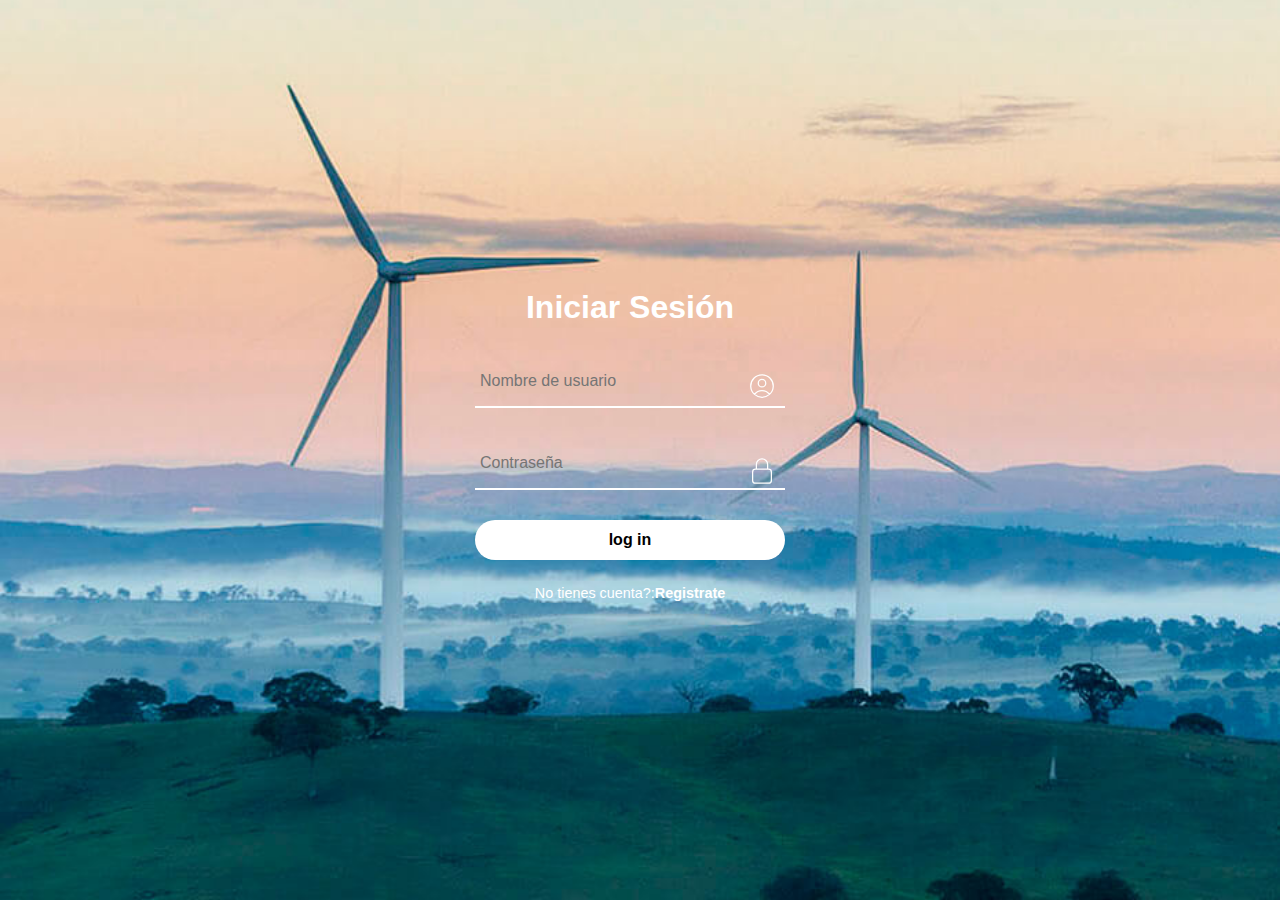
<file: index.html>
<!DOCTYPE html>
<html lang="en">
<head>
    <meta charset="UTF-8">
    <meta name="viewport" content="width=device-width, initial-scale=1.0">
    <title>Document</title>
    <link rel="stylesheet" href="prueba.css" type="text/css">
</head>
<body>
    <section class="home">
        <div class="div">
            <div class="div-1">
                <div class="div-2">
                <form id="formulario">
                    <h2>Iniciar Sesión</h2>
                    <div class="aycho">
                        <div class="moverusuario"> <svg xmlns="http://www.w3.org/2000/svg" fill="none" viewBox="0 0 24 24" strokeWidth={1.5} stroke="currentColor" className="w-6 h-6">
                            <path strokeLinecap="round" strokeLinejoin="round" d="M17.982 18.725A7.488 7.488 0 0012 15.75a7.488 7.488 0 00-5.982 2.975m11.963 0a9 9 0 10-11.963 0m11.963 0A8.966 8.966 0 0112 21a8.966 8.966 0 01-5.982-2.275M15 9.75a3 3 0 11-6 0 3 3 0 016 0z" />
                          </svg></div>
                       

                          <input type="text" placeholder="Nombre de usuario" id="usuario"><br>

                    </div>
                    <div class="aycho">
                        <div class="movercandadito"><svg xmlns="http://www.w3.org/2000/svg" fill="none" viewBox="0 0 24 24" strokeWidth={1.5} stroke="currentColor" className="w-6 h-6">
                            <path strokeLinecap="round" strokeLinejoin="round" d="M16.5 10.5V6.75a4.5 4.5 0 10-9 0v3.75m-.75 11.25h10.5a2.25 2.25 0 002.25-2.25v-6.75a2.25 2.25 0 00-2.25-2.25H6.75a2.25 2.25 0 00-2.25 2.25v6.75a2.25 2.25 0 002.25 2.25z" />
                          </svg>
                          </div>
                          <input type="password" placeholder="Contraseña" id="contra"><br>

                    </div>
                       
                    <a href="inicio.html"><button name="ingresar" type="button" onclick="comparar()" >log in</button>
                    </a>

                    <div class="register">
                        <p>No tienes cuenta?:<a href="registro.html">Registrate</a></p>
                    </div>
                </form>
            </div>

            </div>
        </div>
    </section>
    <script src="codigo.js"></script>

    

</body>
</html>
</file>
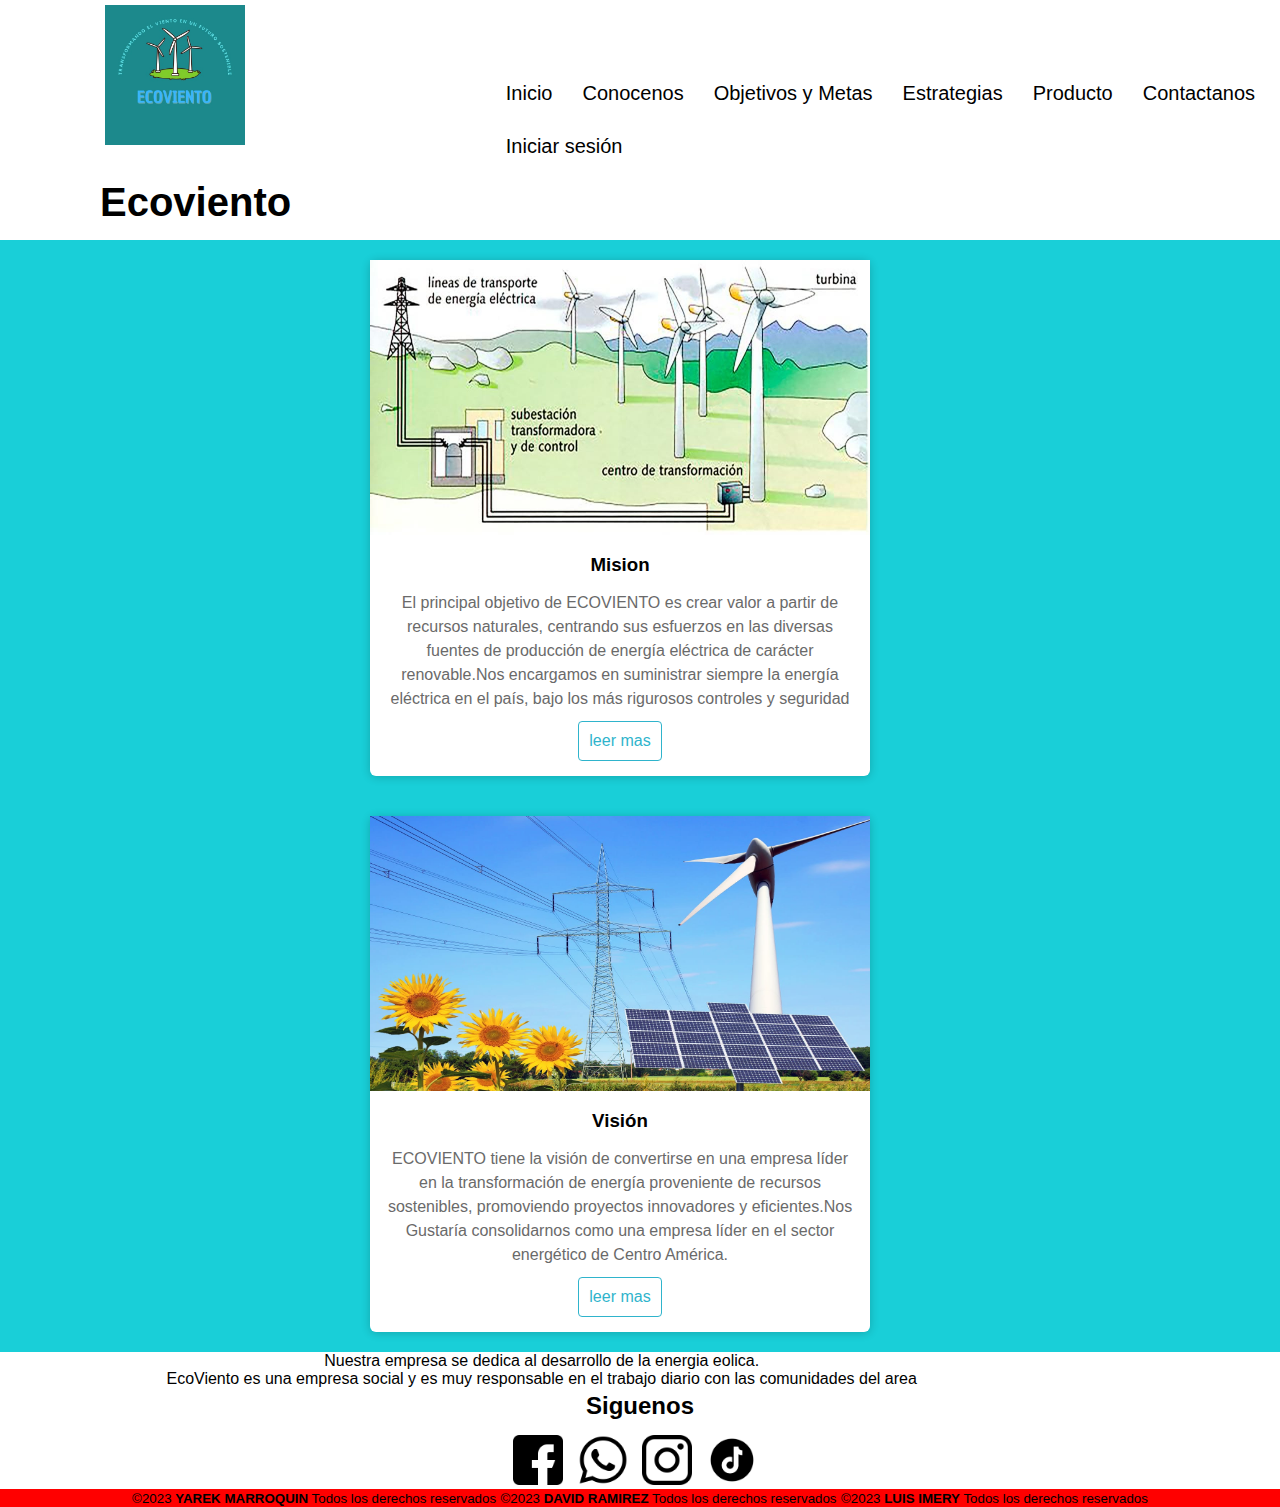
<file: conocenos.html>
<!DOCTYPE html>
<html lang="en">
<head>
    <meta charset="UTF-8">
    <meta name="viewport" content="width=device-width, initial-scale=1.0">
    <title>Document</title>
    <link rel="stylesheet" href="cono.css" type="text/css">
</head>
<body>

    <header>
        <nav>
            <img src="imagenes/ecoviento (1).jpeg" class="logo">
            <h2 class="titulo-logo">Ecoviento</h2>
        </nav>
        <nav>
            <a class="nav-dato" href="inicio.html">Inicio</a>
            <a class="nav-dato" href="conocenos.html">Conocenos</a>
            <a class="nav-dato" href="objetivos.html">Objetivos y Metas</a>
            <a class="nav-dato" href="estrategias.html">Estrategias</a>
            <a class="nav-dato" href="productos.html">Producto</a>
            <a class="nav-dato">Contactanos</a>
            <a class="nav-dato" href="index.html">Iniciar sesión</a>
        </nav>

        <div class="menu-lateral">
            
         

        <div class="boton">
            
        <button type="button" class="cerrar-menu" id="cerrar-menu">  
            <div class="linea1"></div>
            <div class="linea2"></div>
            <div class="linea3"></div>
        </button>
    
            <div class="menu">
                <ul>
                    <li><a href="index (1).html">Inicio</a></li>
                    <li><a href="conocenos.html">Conocenos</a></li>
                    <li><a href="objetivos.html">Objetivos y Metas</a></li>
                    <li><a href="">Estrategias</a></li>
                    <li><a href="">Producto</a></li>
                    <li><a href="">Contactanos</a></li>
                    <li><a href="index.html">Iniciar sesión</a></li>
                </ul>
            </div>
        </div>
 </div>
 <button class="boton-toggle-menu" id="boton-toggle-menu">
            <div class="linea1"></div>
            <div class="linea2"></div>
            <div class="linea3"></div>
 </button>

    </header>

    <div class="contenedor1">
        <div class="contenedor2">
            <figure>
                <img src="imagenes/mision.jpg" alt="">
            </figure>
            <div class="contenido">
                <h3>Mision</h3>
<p>El principal objetivo de ECOVIENTO es crear valor a partir de recursos naturales, centrando sus esfuerzos en las diversas fuentes de producción de energía eléctrica de carácter renovable.Nos encargamos en 
    suministrar  siempre la energía  eléctrica en el  país,  bajo  los  más  rigurosos controles  y seguridad</p>
                  <a href="#">leer mas</a>
            </div>
        </div>
        <div class="contenedor2">
            <figure>
                <img src="imagenes/vision.jpg" alt="">
            </figure>
            <div class="contenido">
                <h3>Visión</h3>
<p>ECOVIENTO tiene la visión de convertirse en una empresa líder en la transformación de energía proveniente de recursos sostenibles, promoviendo proyectos innovadores y eficientes.Nos Gustaría consolidarnos como una  empresa líder en el sector energético de Centro América.</p>
                  <a href="#">leer mas</a>
            </div>
        </div>
        
    </div>

    
    <footer class="pie-pagina">
        <div class="grupo-1">
            <div class="caja1">
                
            </div>
              <div class="caja2">
              </div> 
              <div class="caja2-1">
                <p class="p-1">Nuestra empresa se dedica al desarrollo de la energia eolica. <br>
                    EcoViento es una empresa social y es muy responsable en el trabajo diario con las comunidades del area </p>
              </div>
              
        </div>
        <div class="caja3">
                <h2>Siguenos</h2>
                <a class="icon1" href="https://www.facebook.com/profile.php?id=61553694509277&mibextid=ZbWKwL"><img src="imagenes/facebook.png" alt="" class="icon"></a>
                <a class="icon1" href="https://whatsapp.com/channel/0029VaEneVvIiRp2t76PR52h"><img src="imagenes/whatsapp.png" alt="" class="icon"></a>
                <a class="icon1" href="https://instagram.com/ecovientogt?igshid=MTNiYzNiMzkwZA=="><img src="imagenes/instagram.png" alt="" class="icon"></a>
                <a class="icon1" href="https://www.tiktok.com/@somosecovientogt?_t=8hRLKZ1T0iL&_r=1"><img src="imagenes/circulo-logotipo-tiktok-logotipo-negro-redes-sociales_197792-4612-removebg-preview.png" alt="" class="icon"></a>    </div>
    
        <div class="grupo-2">
            <small>&copy;2023 <b>YAREK MARROQUIN</b> Todos los derechos reservados</small>
            <small>&copy;2023 <b>DAVID RAMIREZ</b> Todos los derechos reservados</small>
            <small>&copy;2023 <b>LUIS IMERY</b> Todos los derechos reservados</small>
        </div>
        </footer>
        <script src="codigo.js"></script>
            
  

</body>
</html>
</file>
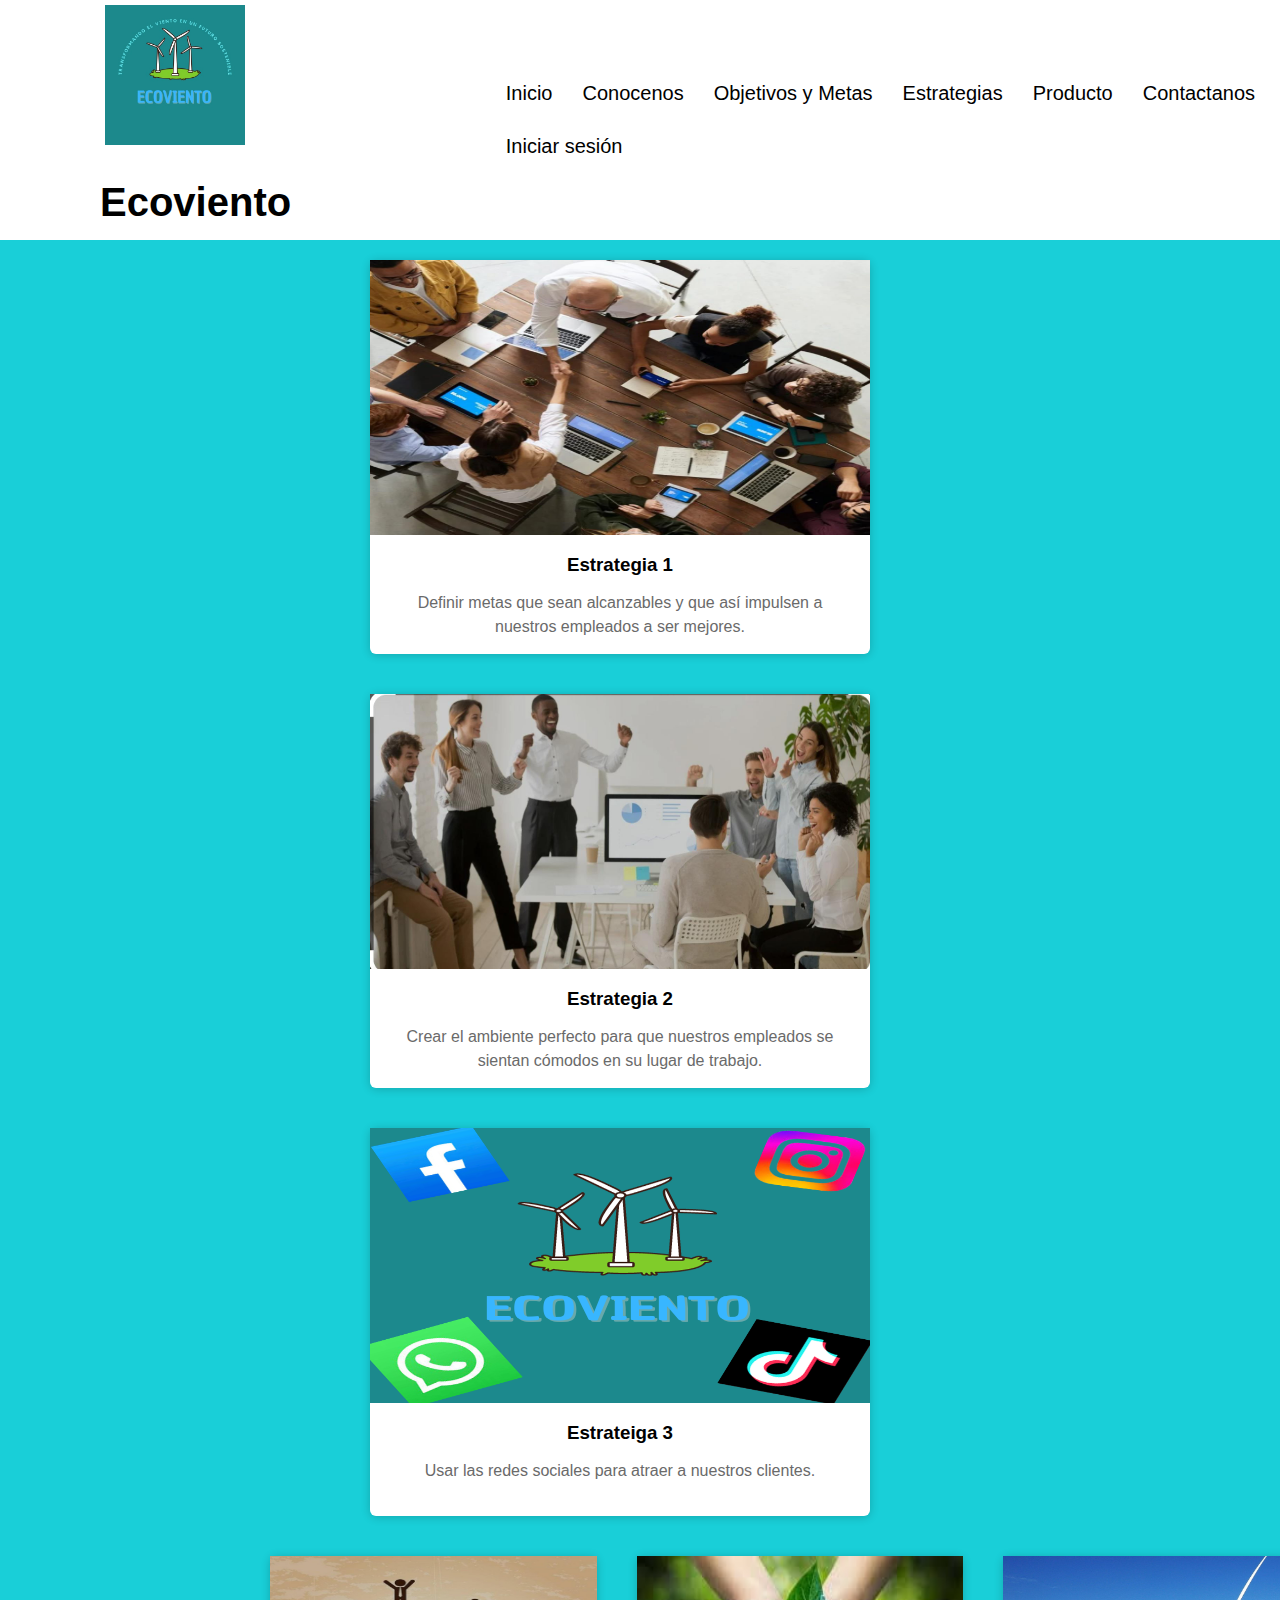
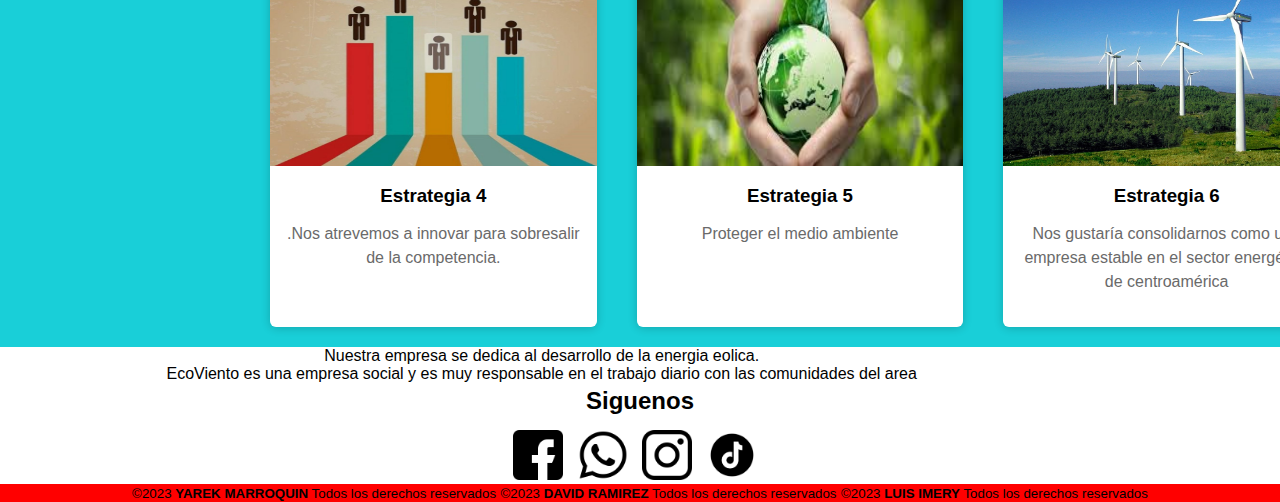
<file: estrategias.html>
<!DOCTYPE html>
<html lang="en">
<head>
    <meta charset="UTF-8">
    <meta name="viewport" content="width=device-width, initial-scale=1.0">
    <title>Document</title>
    <link rel="stylesheet" href="estrategias.css" type="text/css">
</head>
<body>

    <header>
        <nav>
            <img src="imagenes/ecoviento (1).jpeg" class="logo">
            <h2 class="titulo-logo">Ecoviento</h2>
        </nav>
        <nav>
            <a class="nav-dato" href="inicio.html">Inicio</a>
            <a class="nav-dato" href="conocenos.html">Conocenos</a>
            <a class="nav-dato" href="objetivos.html">Objetivos y Metas</a>
            <a class="nav-dato" href="estrategias.html">Estrategias</a>
            <a class="nav-dato" href="productos.html">Producto</a>
            <a class="nav-dato">Contactanos</a>
            <a class="nav-dato" href="index.html">Iniciar sesión</a>
        </nav>

        <div class="menu-lateral">
            
         

        <div class="boton">
            
        <button type="button" class="cerrar-menu" id="cerrar-menu">  
            <div class="linea1"></div>
            <div class="linea2"></div>
            <div class="linea3"></div>
        </button>
    
            <div class="menu">
                <ul>
                    <li><a href="index (1).html">Inicio</a></li>
                    <li><a href="conocenos.html">Conocenos</a></li>
                    <li><a href="objetivos.html">Objetivos y Metas</a></li>
                    <li><a href="">Estrategias</a></li>
                    <li><a href="">Producto</a></li>
                    <li><a href="">Contactanos</a></li>
                    <li><a href="index.html">Iniciar sesión</a></li>
                </ul>
            </div>
        </div>
 </div>
 <button class="boton-toggle-menu" id="boton-toggle-menu">
            <div class="linea1"></div>
            <div class="linea2"></div>
            <div class="linea3"></div>
 </button>

    </header>
    <div class="contenedor1">
        <div class="contenedor2">
            <figure>
                <img src="imagenes/c2e2234d-e506-4f53-8e31-ab23562fd050.jpg" alt="">
            </figure>
            <div class="contenido">
                <h3>Estrategia 1</h3>
                  <p>Definir metas que sean alcanzables y que así impulsen a nuestros empleados a ser mejores.</p> 
            </div>
        </div>
        <div class="contenedor2">
            <figure>
                <img src="imagenes/b16f8e35-76df-4497-89e8-8cf93355265c.jpg" alt="">
            </figure>
            <div class="contenido">
                <h3>Estrategia 2</h3>
            <p>Crear el ambiente perfecto para que nuestros empleados se sientan cómodos en su lugar de trabajo.</p>
            </div>
        </div>
        <div class="contenedor2">
            <figure>
                <img src="imagenes/Mill, windmill logo or label. Flour, bakery icon.png" alt="">
            </figure>
            <div class="contenido">
                <h3>Estrateiga 3</h3>
                  <p>Usar las redes sociales para atraer a nuestros clientes.</p>
            </div>
            <br>

        </div>

         


    </div>
    <div class="contenedor1-2">
        <div class="contenedor2-2">
            <figure>
                <img src="imagenes/bcf6f25a-12a6-4bce-9374-c03e355f4200.jpg" alt="">
            </figure>
            <div class="contenido">
                <h3>Estrategia 4</h3>
                  <p>.Nos atrevemos a innovar para sobresalir de la competencia.</p> 
            </div>
        </div>
        <div class="contenedor2-2">
            <figure>
                <img src="imagenes/images.jpg" alt="">
            </figure>
            <div class="contenido">
                <h3>Estrategia 5</h3>
            <p>Proteger el medio ambiente</p>
            </div>
        </div>
        <div class="contenedor2-2">
            <figure>
                <img src="imagenes/d46f5084-5ec3-4f85-a5e6-0f592b8f485d.jpg" alt="">
            </figure>
            <div class="contenido">
                <h3>Estrategia 6</h3>
                  <p> Nos gustaría consolidarnos como una empresa estable en el sector energético de centroamérica</p>
            </div>
            <br>

        </div>
      

         


    </div>
    <footer class="pie-pagina">
        <div class="grupo-1">
            <div class="caja1">
                
            </div>
              <div class="caja2">
              </div> 
              <div class="caja2-1">
                <p class="p-1">Nuestra empresa se dedica al desarrollo de la energia eolica. <br>
                    EcoViento es una empresa social y es muy responsable en el trabajo diario con las comunidades del area </p>
              </div>
              
        </div>
        <div class="caja3">
                <h2>Siguenos</h2>
                <a class="icon1" href="https://www.facebook.com/profile.php?id=61553694509277&mibextid=ZbWKwL"><img src="imagenes/facebook.png" alt="" class="icon"></a>
                <a class="icon1" href="https://whatsapp.com/channel/0029VaEneVvIiRp2t76PR52h"><img src="imagenes/whatsapp.png" alt="" class="icon"></a>
                <a class="icon1" href="https://instagram.com/ecovientogt?igshid=MTNiYzNiMzkwZA=="><img src="imagenes/instagram.png" alt="" class="icon"></a>
                <a class="icon1" href="https://www.tiktok.com/@somosecovientogt?_t=8hRLKZ1T0iL&_r=1"><img src="imagenes/circulo-logotipo-tiktok-logotipo-negro-redes-sociales_197792-4612-removebg-preview.png" alt="" class="icon"></a>       </div>
    
        <div class="grupo-2">
            <small>&copy;2023 <b>YAREK MARROQUIN</b> Todos los derechos reservados</small>
            <small>&copy;2023 <b>DAVID RAMIREZ</b> Todos los derechos reservados</small>
            <small>&copy;2023 <b>LUIS IMERY</b> Todos los derechos reservados</small>
        </div>
        </footer>
        <script src="codigo.js"></script>
</body>
</html>
</file>
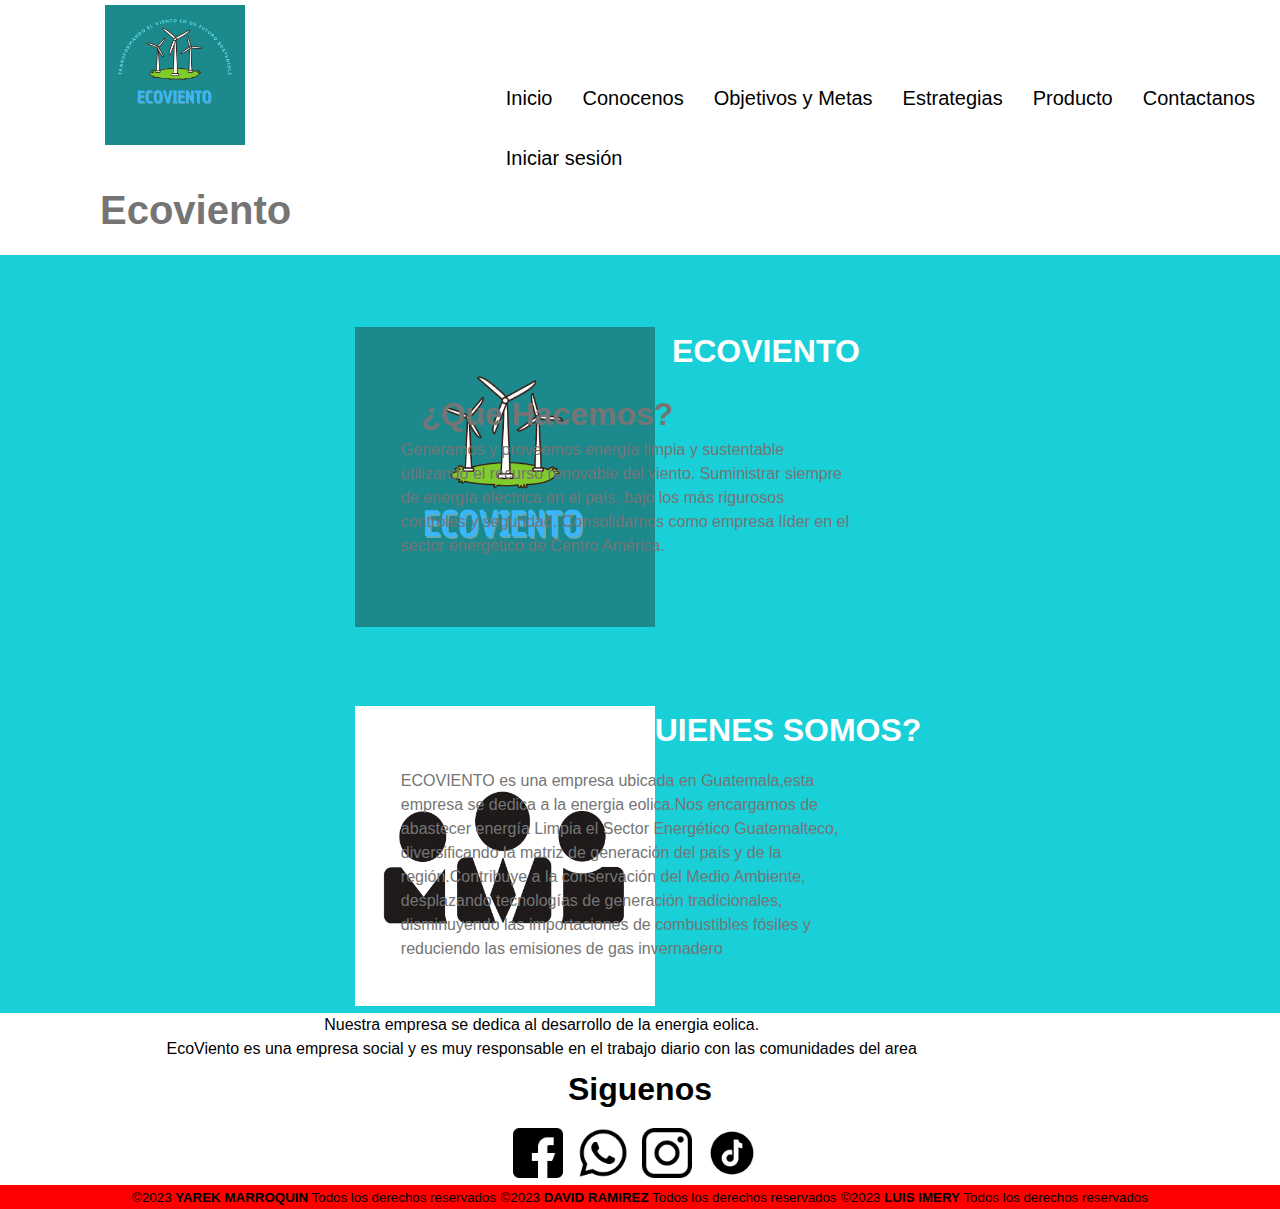
<file: inicio.html>
<!DOCTYPE html>
<html lang="en">
<head>
    <meta charset="UTF-8">
    <meta name="viewport" content="width=device-width, initial-scale=1.0">
    <title>Document</title>
    <link rel="stylesheet" href="inicioE.css">
</head>
<body>

    <header>
        <nav>
            <img src="imagenes/ecoviento (1).jpeg" class="logo">
            <h2 class="titulo-logo">Ecoviento</h2>
        </nav>
        <nav>
            <a class="nav-dato" href="inicio.html">Inicio</a>
            <a class="nav-dato" href="conocenos.html">Conocenos</a>
            <a class="nav-dato" href="objetivos.html">Objetivos y Metas</a>
            <a class="nav-dato" href="estrategias.html">Estrategias</a>
            <a class="nav-dato" href="productos.html">Producto</a>
            <a class="nav-dato">Contactanos</a>
            <a class="nav-dato" href="index.html">Iniciar sesión</a>
        </nav>

        <div class="menu-lateral">
            
         

        <div class="boton">
            
        <button type="button" class="cerrar-menu" id="cerrar-menu">  
            <div class="linea1"></div>
            <div class="linea2"></div>
            <div class="linea3"></div>
        </button>
    
            <div class="menu">
                <ul>
                    <li><a href="index (1).html">Inicio</a></li>
                    <li><a href="conocenos.html">Conocenos</a></li>
                    <li><a href="objetivos.html">Objetivos y Metas</a></li>
                    <li><a href="">Estrategias</a></li>
                    <li><a href="">Producto</a></li>
                    <li><a href="">Contactanos</a></li>
                    <li><a href="index.html">Iniciar sesión</a></li>
                </ul>
            </div>
        </div>
 </div>
 <button class="boton-toggle-menu" id="boton-toggle-menu">
            <div class="linea1"></div>
            <div class="linea2"></div>
            <div class="linea3"></div>
 </button>

    </header>
    
    <div class="contenedor1">
        <div class="contenedor">
            <div class="cho">
                <div class="unus">
                    <img class="img" src="imagenes/eco.png" alt="">
                </div>
                <div class="cho2  ">
                    <div class="color"><h2 class=" texto    ">ECOVIENTO</h2>
                    </div>
                    <h1 class="sub  ">¿Que Hacemos?</h1>
                    <p>Generamos y proveemos energía limpia y sustentable utilizando el recurso renovable del viento.

                        Suministrar siempre de energía eléctrica en el país, bajo los más rigurosos controles y seguridad.
                        
                        Consolidarnos como empresa líder en el sector energético de Centro América.</p>
                </div>
            </div>
        </div>
    </div>

    <div class="contenedor1">
        <div class="contenedor">
            <div class="cho">
                <div class="unus">
                    <img class="img" src="imagenes/quienes somos.png" alt="">
                </div>
                <div class="cho2  ">
                    <h2 class=" texto">¿QUIENES SOMOS?</h2>
                    <p>ECOVIENTO es una empresa ubicada en Guatemala,esta empresa se dedica a la energia eolica.Nos encargamos de abastecer energía Limpia el Sector Energético Guatemalteco, diversificando la matriz de generación del país y de la región.Contribuye a la conservación del Medio Ambiente, desplazando tecnologías de generación tradicionales, disminuyendo las importaciones de combustibles fósiles y reduciendo las emisiones de gas invernadero</p>
                </div>
            </div>
        </div>
    </div>

    
    <footer class="pie-pagina">
        <div class="grupo-1">
            <div class="caja1">
                
            </div>
              <div class="caja2">
              </div> 
              <div class="caja2-1">
                <p class="p-1">Nuestra empresa se dedica al desarrollo de la energia eolica. <br>
                    EcoViento es una empresa social y es muy responsable en el trabajo diario con las comunidades del area </p>
              </div>
              
        </div>
        <div class="caja3">
                <h2>Siguenos</h2>
                <a class="icon1" href="https://www.facebook.com/profile.php?id=61553694509277&mibextid=ZbWKwL"><img src="imagenes/facebook.png" alt="" class="icon"></a>
                <a class="icon1" href="https://whatsapp.com/channel/0029VaEneVvIiRp2t76PR52h"><img src="imagenes/whatsapp.png" alt="" class="icon"></a>
                <a class="icon1" href="https://instagram.com/ecovientogt?igshid=MTNiYzNiMzkwZA=="><img src="imagenes/instagram.png" alt="" class="icon"></a>
                <a class="icon1" href="https://www.tiktok.com/@somosecovientogt?_t=8hRLKZ1T0iL&_r=1"><img src="imagenes/circulo-logotipo-tiktok-logotipo-negro-redes-sociales_197792-4612-removebg-preview.png" alt="" class="icon"></a>
              </div>
    
        <div class="grupo-2">
            <small>&copy;2023 <b>YAREK MARROQUIN</b> Todos los derechos reservados</small>
            <small>&copy;2023 <b>DAVID RAMIREZ</b> Todos los derechos reservados</small>
            <small>&copy;2023 <b>LUIS IMERY</b> Todos los derechos reservados</small>
        </div>
        </footer>
        <script src="codigo.js"></script>

</body>
</html>
</file>
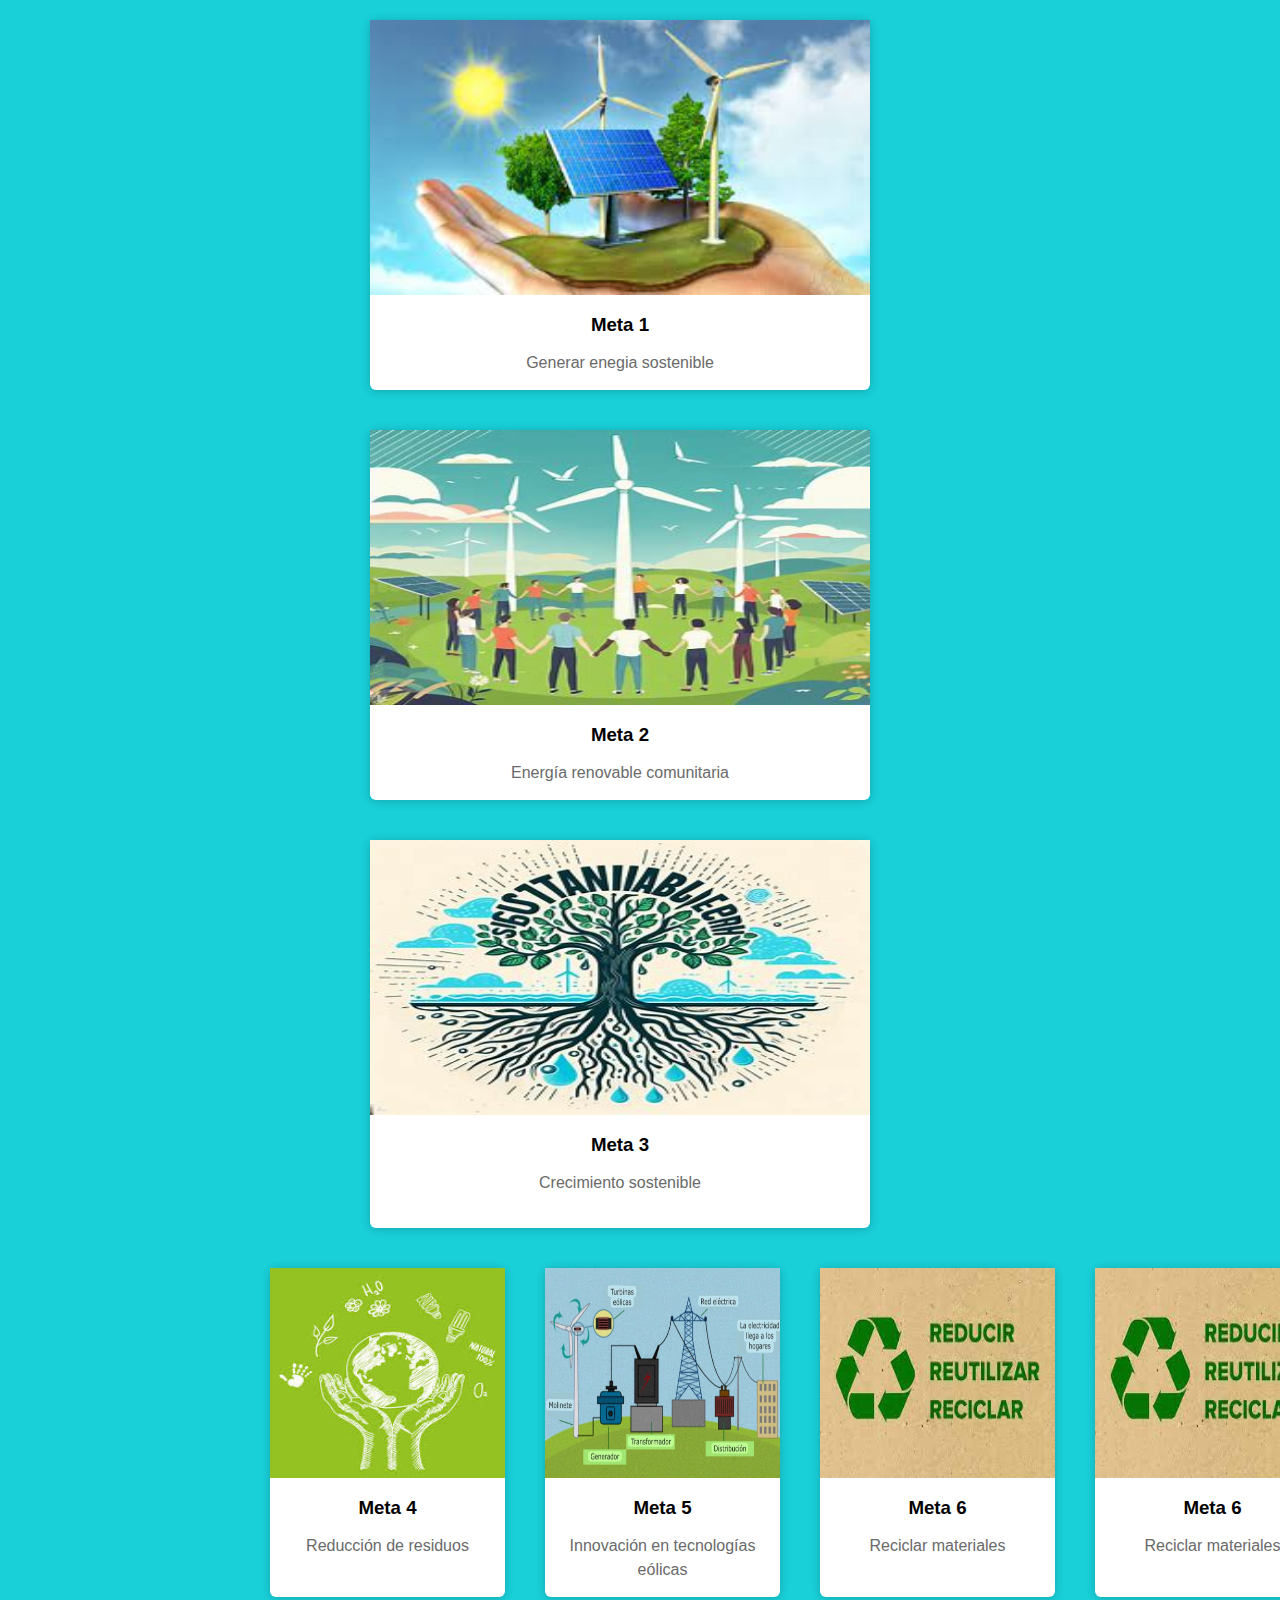
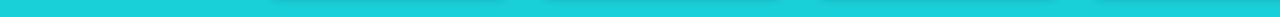
<file: metas.html>
<!DOCTYPE html>
<html lang="en">
<head>
    <meta charset="UTF-8">
    <meta name="viewport" content="width=device-width, initial-scale=1.0">
    <title>Document</title>
    <link rel="stylesheet" href="cono.css" type="text/css">
</head>
<body>

    
    <div class="contenedor1">
        <div class="contenedor2">
            <figure>
                <img src="imagenes/generacion.jpg" alt="">
            </figure>
            <div class="contenido">
                <h3>Meta 1</h3>
                  <p>Generar enegia sostenible</p> 
            </div>
        </div>
        <div class="contenedor2">
            <figure>
                <img src="imagenes/comunitaria.jpg" alt="">
            </figure>
            <div class="contenido">
                <h3>Meta 2</h3>
            <p>Energía renovable comunitaria</p>
            </div>
        </div>
        <div class="contenedor2">
            <figure>
                <img src="imagenes/sostenible.jpg" alt="">
            </figure>
            <div class="contenido">
                <h3>Meta 3</h3>
                  <p>Crecimiento sostenible</p>
            </div>
            <br>

        </div>

         


    </div>
    <div class="contenedor1-2">
        <div class="contenedor2-2">
            <figure>
                <img src="imagenes/cho.jpg" alt="">
            </figure>
            <div class="contenido">
                <h3>Meta 4</h3>
                  <p>Reducción de residuos </p> 
            </div>
        </div>
        <div class="contenedor2-2">
            <figure>
                <img src="imagenes/objetivo5.jpg" alt="">
            </figure>
            <div class="contenido">
                <h3>Meta 5</h3>
            <p>Innovación en tecnologías eólicas</p>
            </div>
        </div>
        <div class="contenedor2-2">
            <figure>
                <img src="imagenes/reciclar.jpg" alt="">
            </figure>
            <div class="contenido">
                <h3>Meta 6</h3>
                  <p> Reciclar materiales </p>
            </div>
            <br>

        </div>
        <div class="contenedor2-2">
            <figure>
                <img src="imagenes/reciclar.jpg" alt="">
            </figure>
            <div class="contenido">
                <h3>Meta 6</h3>
                  <p> Reciclar materiales </p>
            </div>
            <br>

        </div>

         


    </div>

</body>
</html>
</file>
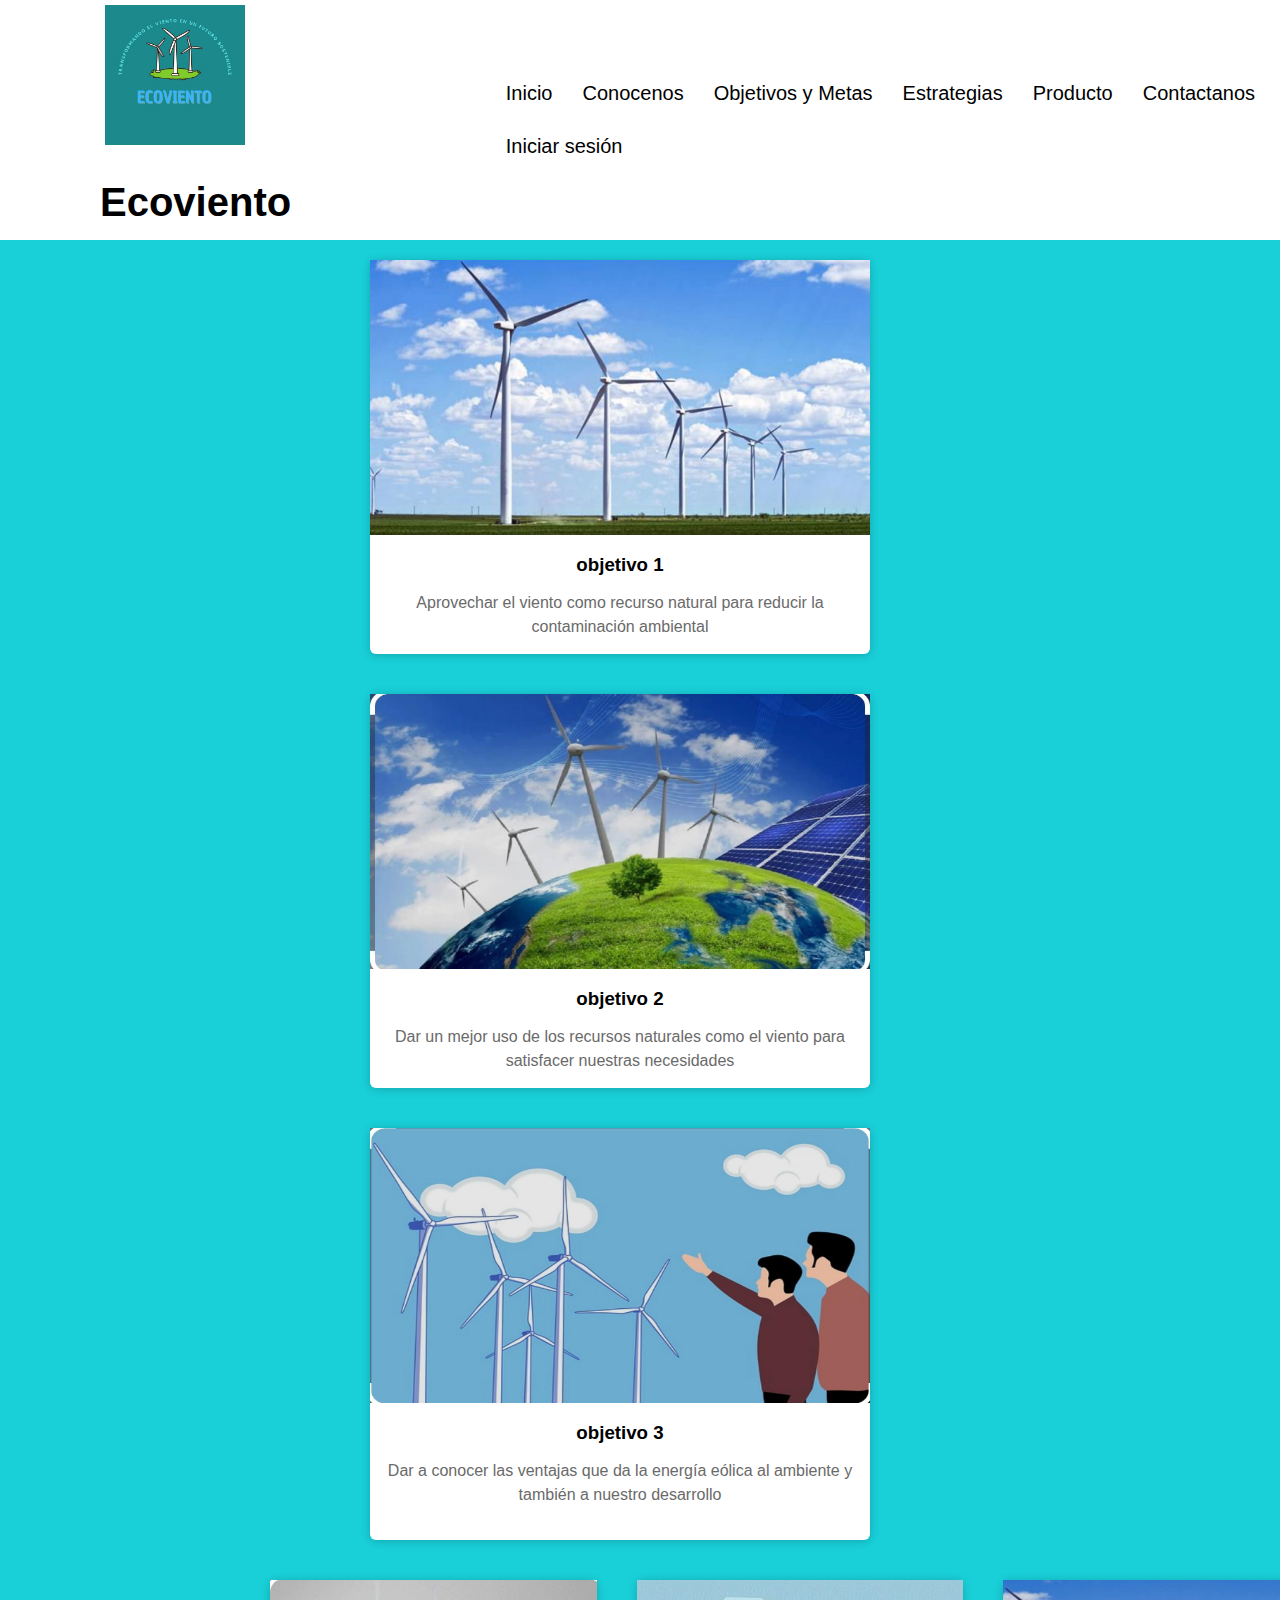
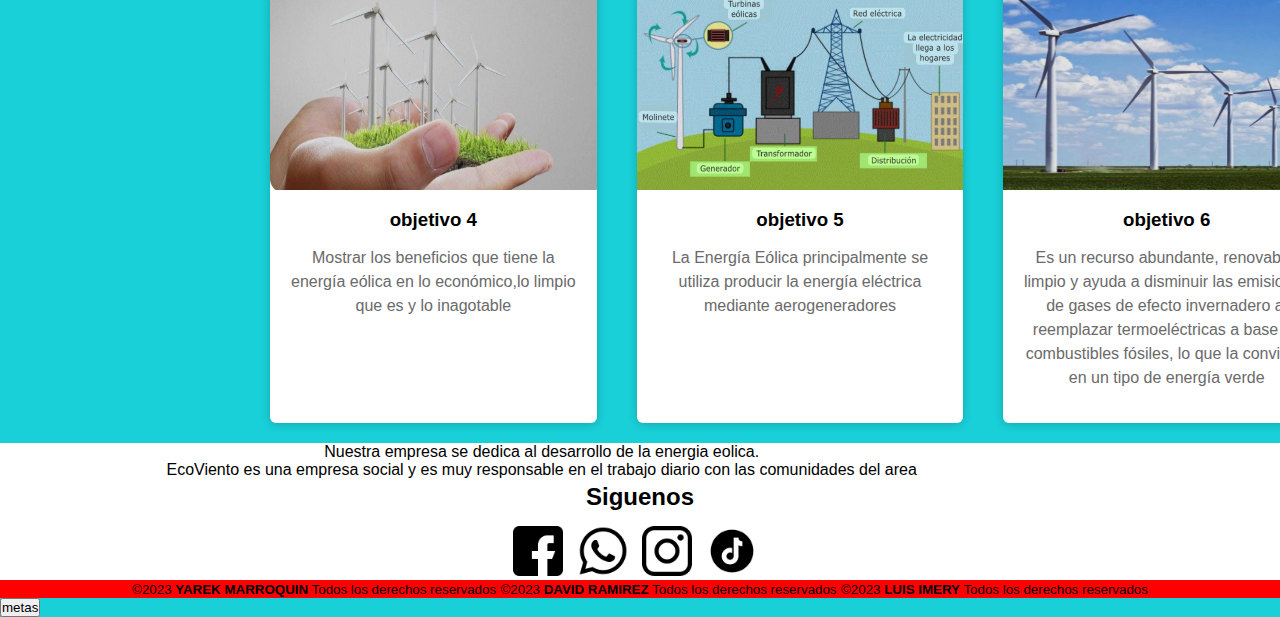
<file: objetivos.html>
<!DOCTYPE html>
<html lang="en">
<head>
    <meta charset="UTF-8">
    <meta name="viewport" content="width=device-width, initial-scale=1.0">
    <title>Document</title>
    <link rel="stylesheet" href="cono.css" type="text/css">
</head>
<body>
    <header>
        <nav>
            <img src="imagenes/ecoviento (1).jpeg" class="logo">
            <h2 class="titulo-logo">Ecoviento</h2>
        </nav>
        <nav>
            <a class="nav-dato" href="inicio.html">Inicio</a>
            <a class="nav-dato" href="conocenos.html">Conocenos</a>
            <a class="nav-dato" href="objetivos.html">Objetivos y Metas</a>
            <a class="nav-dato" href="estrategias.html">Estrategias</a>
            <a class="nav-dato" href="productos.html">Producto</a>
            <a class="nav-dato">Contactanos</a>
            <a class="nav-dato" href="index.html">Iniciar sesión</a>
        </nav>

        <div class="menu-lateral">
            
         

        <div class="boton">
            
        <button type="button" class="cerrar-menu" id="cerrar-menu">  
            <div class="linea1"></div>
            <div class="linea2"></div>
            <div class="linea3"></div>
        </button>
    
            <div class="menu">
                <ul>
                    <li><a href="index (1).html">Inicio</a></li>
                    <li><a href="conocenos.html">Conocenos</a></li>
                    <li><a href="objetivos.html">Objetivos y Metas</a></li>
                    <li><a href="">Estrategias</a></li>
                    <li><a href="">Producto</a></li>
                    <li><a href="">Contactanos</a></li>
                    <li><a href="index.html">Iniciar sesión</a></li>
                </ul>
            </div>
        </div>
 </div>
 <button class="boton-toggle-menu" id="boton-toggle-menu">
            <div class="linea1"></div>
            <div class="linea2"></div>
            <div class="linea3"></div>
 </button>

    </header>
    <div class="contenedor1">
        <div class="contenedor2">
            <figure>
                <img src="imagenes/objetivo1.jpg" alt="">
            </figure>
            <div class="contenido">
                <h3>objetivo 1</h3>
                  <p>Aprovechar el viento como recurso natural para reducir la contaminación ambiental</p> 
            </div>
        </div>
        <div class="contenedor2">
            <figure>
                <img src="imagenes/objetivo2.jpg" alt="">
            </figure>
            <div class="contenido">
                <h3>objetivo 2</h3>
            <p>Dar un mejor uso de los recursos naturales como el viento para satisfacer nuestras necesidades</p>
            </div>
        </div>
        <div class="contenedor2">
            <figure>
                <img src="imagenes/objetivo3.jpg" alt="">
            </figure>
            <div class="contenido">
                <h3>objetivo 3</h3>
                  <p>Dar a conocer las ventajas que da la energía eólica al ambiente y también a nuestro desarrollo</p>
            </div>
            <br>

        </div>

         


    </div>
    <div class="contenedor1-2">
        <div class="contenedor2-2">
            <figure>
                <img src="imagenes/objetivo4.jpg" alt="">
            </figure>
            <div class="contenido">
                <h3>objetivo 4</h3>
                  <p>Mostrar los beneficios que tiene la energía eólica en lo económico,lo limpio que es y lo inagotable</p> 
            </div>
        </div>
        <div class="contenedor2-2">
            <figure>
                <img src="imagenes/objetivo5.jpg" alt="">
            </figure>
            <div class="contenido">
                <h3>objetivo 5</h3>
            <p>La Energía Eólica principalmente se utiliza producir la energía eléctrica mediante aerogeneradores</p>
            </div>
        </div>
        <div class="contenedor2-2">
            <figure>
                <img src="imagenes/objetivo6.jpg" alt="">
            </figure>
            <div class="contenido">
                <h3>objetivo 6</h3>
                  <p>Es un recurso abundante, renovable, limpio y ayuda a disminuir las emisiones de gases de efecto invernadero al reemplazar termoeléctricas a base de combustibles fósiles, lo que la convierte en un tipo de energía verde</p>
            </div>
            <br>

        </div>

         


    </div>

    <footer class="pie-pagina">
        <div class="grupo-1">
            <div class="caja1">
                
            </div>
              <div class="caja2">
              </div> 
              <div class="caja2-1">
                <p class="p-1">Nuestra empresa se dedica al desarrollo de la energia eolica. <br>
                    EcoViento es una empresa social y es muy responsable en el trabajo diario con las comunidades del area </p>
              </div>
              
        </div>
        <div class="caja3">
                <h2>Siguenos</h2>
                <a class="icon1" href="https://www.facebook.com/profile.php?id=61553694509277&mibextid=ZbWKwL"><img src="imagenes/facebook.png" alt="" class="icon"></a>
                <a class="icon1" href="https://whatsapp.com/channel/0029VaEneVvIiRp2t76PR52h"><img src="imagenes/whatsapp.png" alt="" class="icon"></a>
                <a class="icon1" href="https://instagram.com/ecovientogt?igshid=MTNiYzNiMzkwZA=="><img src="imagenes/instagram.png" alt="" class="icon"></a>
                <a class="icon1" href="https://www.tiktok.com/@somosecovientogt?_t=8hRLKZ1T0iL&_r=1"><img src="imagenes/circulo-logotipo-tiktok-logotipo-negro-redes-sociales_197792-4612-removebg-preview.png" alt="" class="icon"></a>       </div>
    
        <div class="grupo-2">
            <small>&copy;2023 <b>YAREK MARROQUIN</b> Todos los derechos reservados</small>
            <small>&copy;2023 <b>DAVID RAMIREZ</b> Todos los derechos reservados</small>
            <small>&copy;2023 <b>LUIS IMERY</b> Todos los derechos reservados</small>
        </div>
        </footer>
        <script src="codigo.js"></script>
 <a href="metas.html"><button>metas</button>
 </a>        

</body>
</html>
</file>
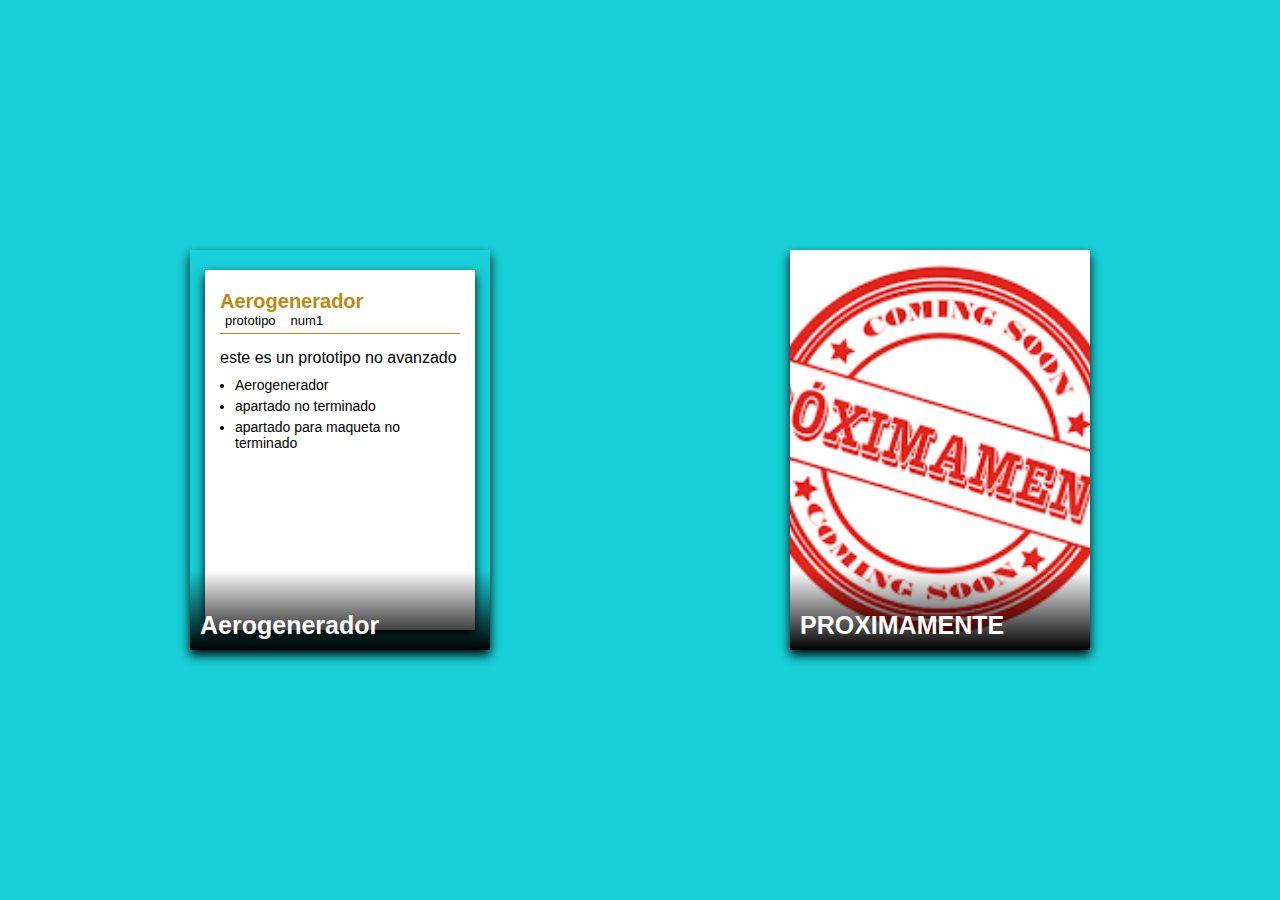
<file: productos.html>
<!DOCTYPE html>
<html lang="en">
<head>
    <meta charset="UTF-8">
    <meta http-equiv="X-UA-Compatible" content="IE=edge">
    <meta name="viewport" content="width=device-width, initial-scale=1.0">
    <title>Document</title>

    
    
    <link rel="stylesheet" href="productos.css">

</head>
<body>
    
    
    <div class="carta1">
        <div class="carta2" style="--i:url(https://i.ibb.co/QFX8dng/8cefc579-07be-4025-8f56-612ca2f4d041.jpg)">
            <h6>Aerogenerador</h6>
        </div>
        <div class="carta_info">
            <div class="div1">
                <p class="titulo">Aerogenerador</p>
                <div class="descripcion">
                    <div class="item">
                        <i class="fa-regular fa-bloqueado"></i>
                        <p>prototipo</p>
                    </div>
                    <div class="item">
                        <i class="fa-regular fa-user"></i>
                        <p>num1</p>
                    </div>
                </div>
            </div>
            

            <div class="contenido">
                <p class="titulo">este es un prototipo no avanzado</p>
                <ul class="lista">
                    <li>Aerogenerador</li>
                    <li>apartado no terminado</li>
                    <li>apartado para maqueta no terminado</li>

                  
            </div>
            <br>
            
            

           
        </div>
    </div>
    <div class="carta2-2">
        <div class="carta2" style="--i:url([data-uri])">
            <h6>PROXIMAMENTE</h6>
        </div>
        <div class="carta_info">
            <div class="div1">
                <p class="titulo">PROXIMAMENTE</p>
                <div class="descripcion">
                    <div class="item">
                        <i class="fa-regular fa-bloqueado"></i>
                        <p>PROXIMAMENTE</p>
                    </div>
                    <div class="item">
                        <i class="fa-regular fa-user"></i>
                        <p>PROXIMAMENTE</p>
                    </div>
                </div>
            </div>
            

            <div class="contenido">
                <p class="titulo">PROXIMAMENTE</p>
                <ul class="lista">
                    <li>PROXIMAMENTE</li>
                    <li>PROXIMAMENTE</li>
                    <li>PROXIMAMENTE</li>

                  
            </div>
            <br>
            
            

           
        </div>
    </div>
    
</body>
</html>
</file>
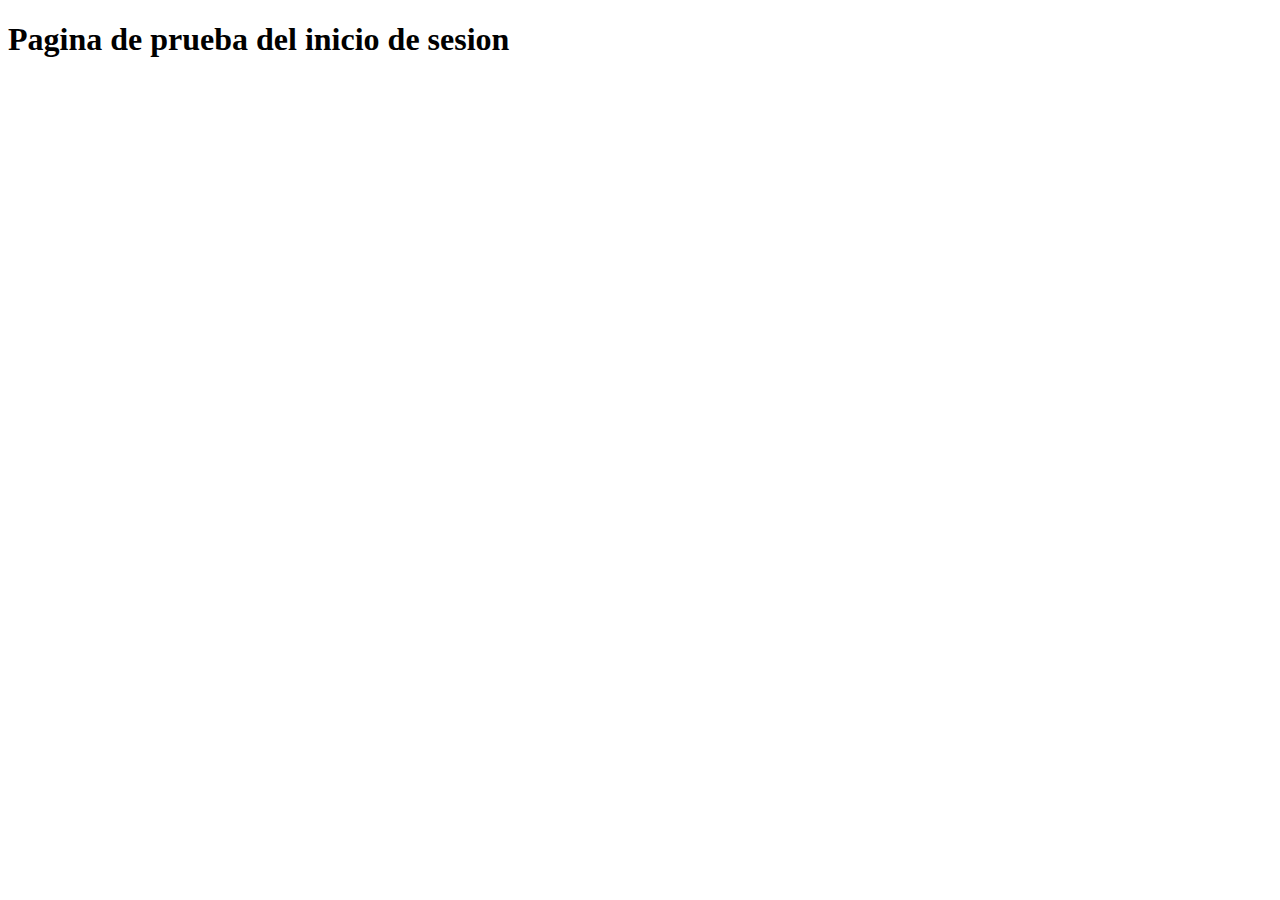
<file: prueba.html>
<!DOCTYPE html>
<html lang="en">
<head>
    <meta charset="UTF-8">
    <meta name="viewport" content="width=device-width, initial-scale=1.0">
    <title>Document</title>
   
</head>
<body>
    <h1>Pagina de prueba del inicio de sesion</h1>

    <script src="codigo.js"></script>
</body>
</html>
</file>
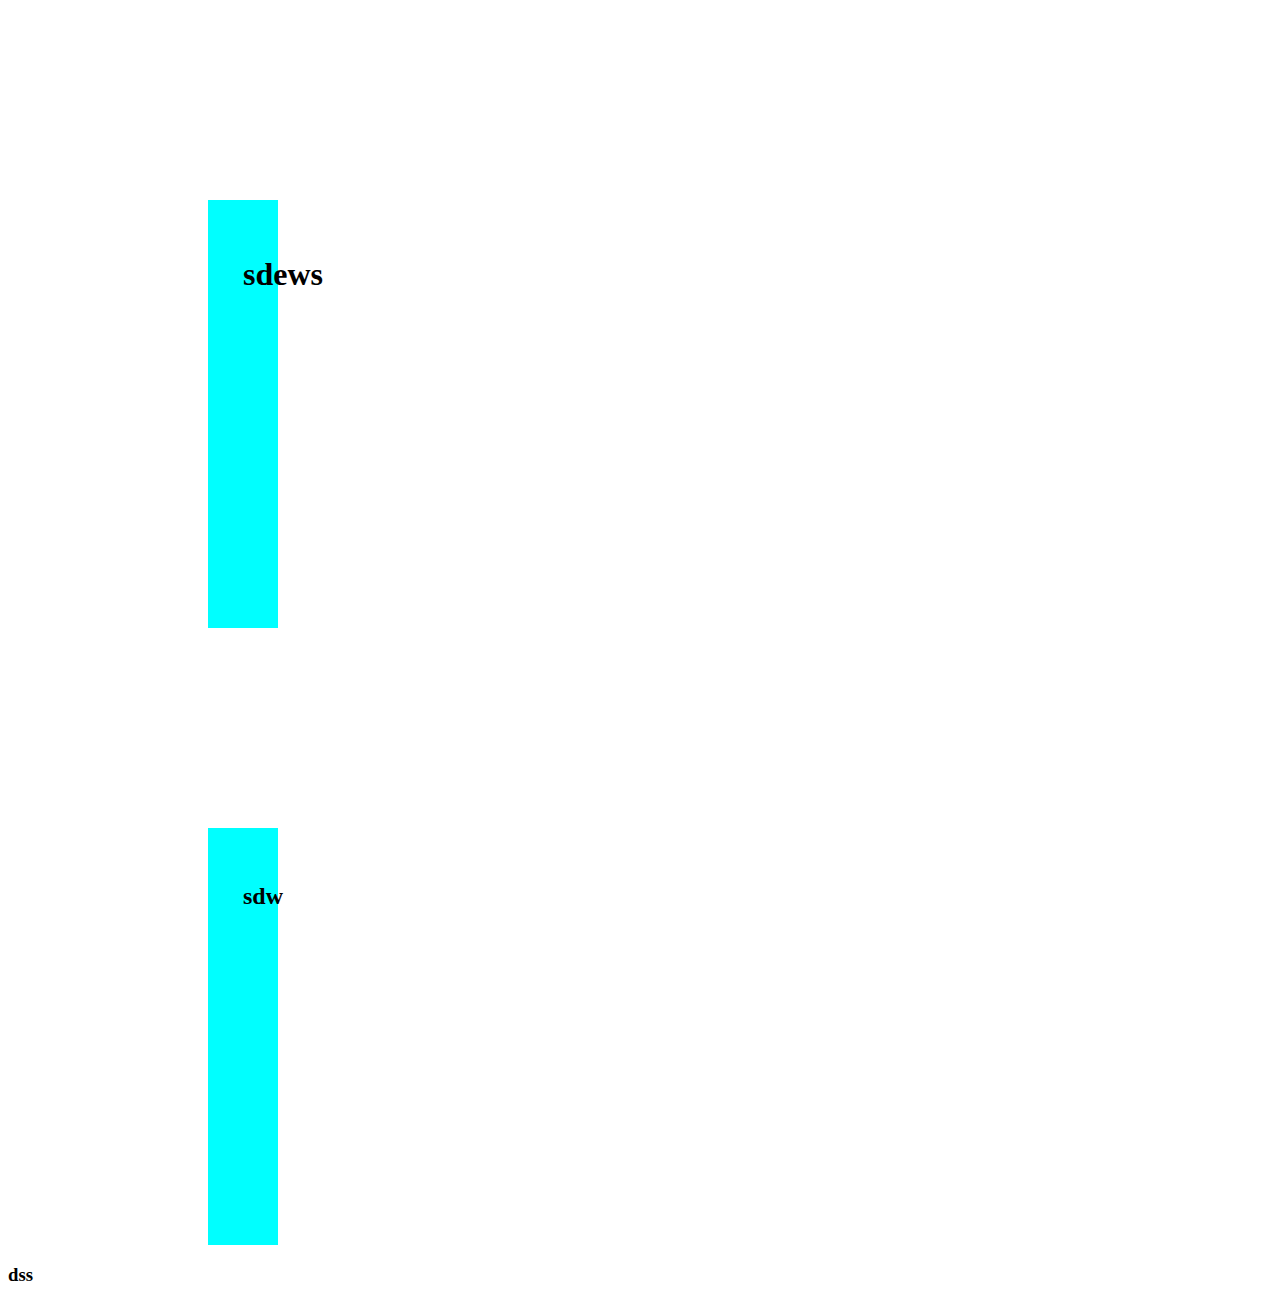
<file: pruebas.html>
<!DOCTYPE html>
<html lang="en">
<head>
    <meta charset="UTF-8">
    <meta name="viewport" content="width=device-width, initial-scale=1.0">
    <title>Document</title>
    <link rel="stylesheet" href="pruebas.css">
</head>
<body>
    <div class="divbase">
        <div class="div1"><h1>sdews</h1></div>
        <div class="div2"><h2>sdw</h2></div>
        <div class="div3"><h3>dss</h3></div>
    </div>
</body>
</html>
</file>
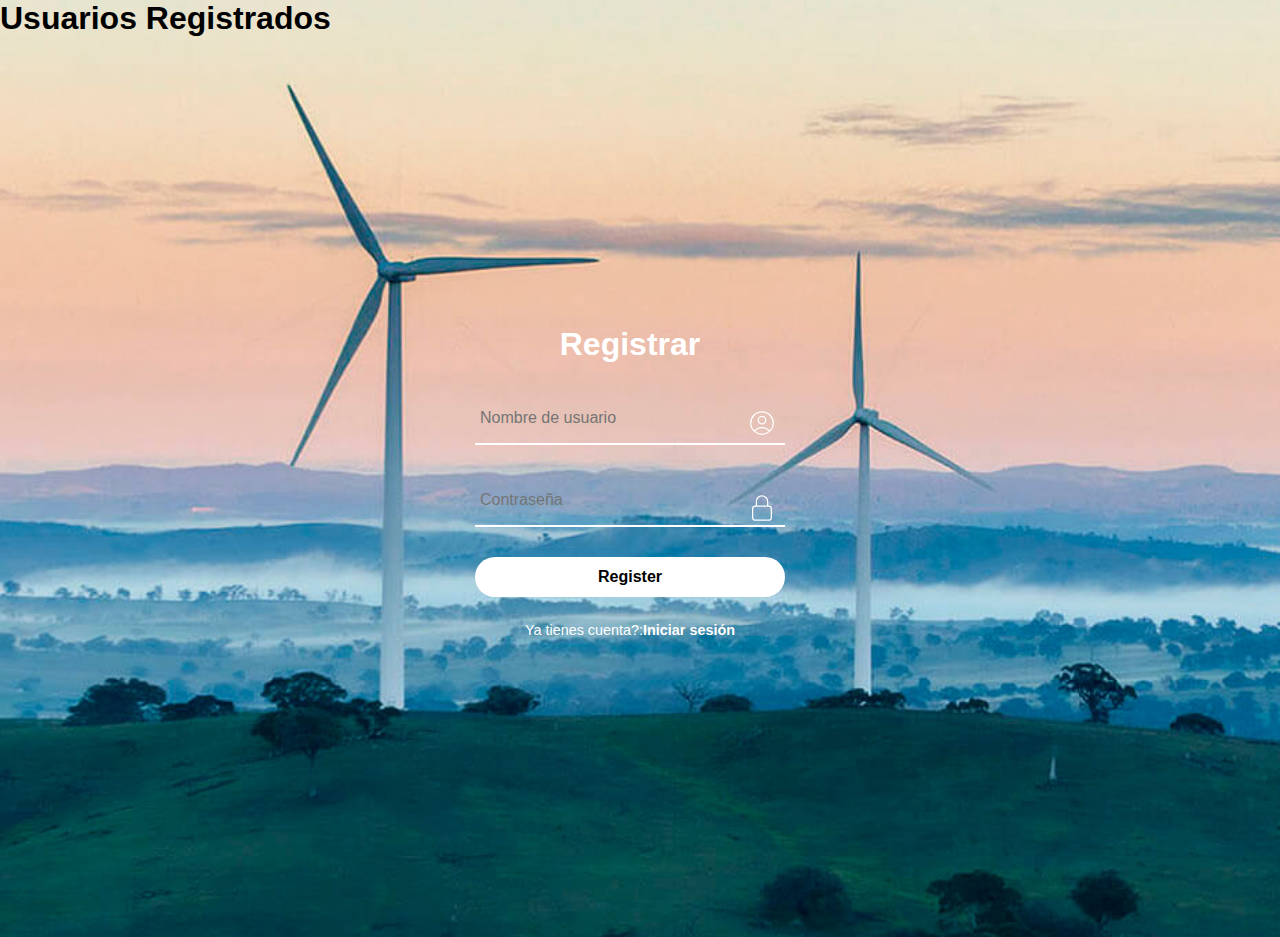
<file: registro.html>
<!DOCTYPE html>
<html lang="en">
<head>
    <meta charset="UTF-8">
    <meta name="viewport" content="width=device-width, initial-scale=1.0">
    <title>Registro</title>
    <link rel="stylesheet" href="prueba.css" type="text/css">
</head>
<body>

    <h1>Usuarios Registrados</h1>
    <ul id="userList"></ul>

    <section class="home">
        <div class="div">
            <div class="div-1">
                <div class="div-2">
                <form id="formulario">
                    <h2>Registrar</h2>
                    <div class="aycho">
                        <div class="moverusuario"> <svg xmlns="http://www.w3.org/2000/svg" fill="none" viewBox="0 0 24 24" strokeWidth={1.5} stroke="currentColor" className="w-6 h-6">
                            <path strokeLinecap="round" strokeLinejoin="round" d="M17.982 18.725A7.488 7.488 0 0012 15.75a7.488 7.488 0 00-5.982 2.975m11.963 0a9 9 0 10-11.963 0m11.963 0A8.966 8.966 0 0112 21a8.966 8.966 0 01-5.982-2.275M15 9.75a3 3 0 11-6 0 3 3 0 016 0z" />
                          </svg></div>
                       

                          <input type="text" placeholder="Nombre de usuario" id="register_usuario"><br>

                    </div>
                    <div class="aycho">
                        <div class="movercandadito"><svg xmlns="http://www.w3.org/2000/svg" fill="none" viewBox="0 0 24 24" strokeWidth={1.5} stroke="currentColor" className="w-6 h-6">
                            <path strokeLinecap="round" strokeLinejoin="round" d="M16.5 10.5V6.75a4.5 4.5 0 10-9 0v3.75m-.75 11.25h10.5a2.25 2.25 0 002.25-2.25v-6.75a2.25 2.25 0 00-2.25-2.25H6.75a2.25 2.25 0 00-2.25 2.25v6.75a2.25 2.25 0 002.25 2.25z" />
                          </svg>
                          </div>
                          <input type="password" placeholder="Contraseña" id="register_contra"><br>

                    </div>
                       
                   <button name="ingresar" type="button" onclick="registerUser()" >Register</button>

                    <div class="register">
                        <p>Ya tienes cuenta?:<a href="index.html">Iniciar sesión</a></p>
                    </div>
                </form>
            </div>

            </div>
        </div>
    </section>
    <script src="codigo.js"></script>

    

</body>
</html>
</file>
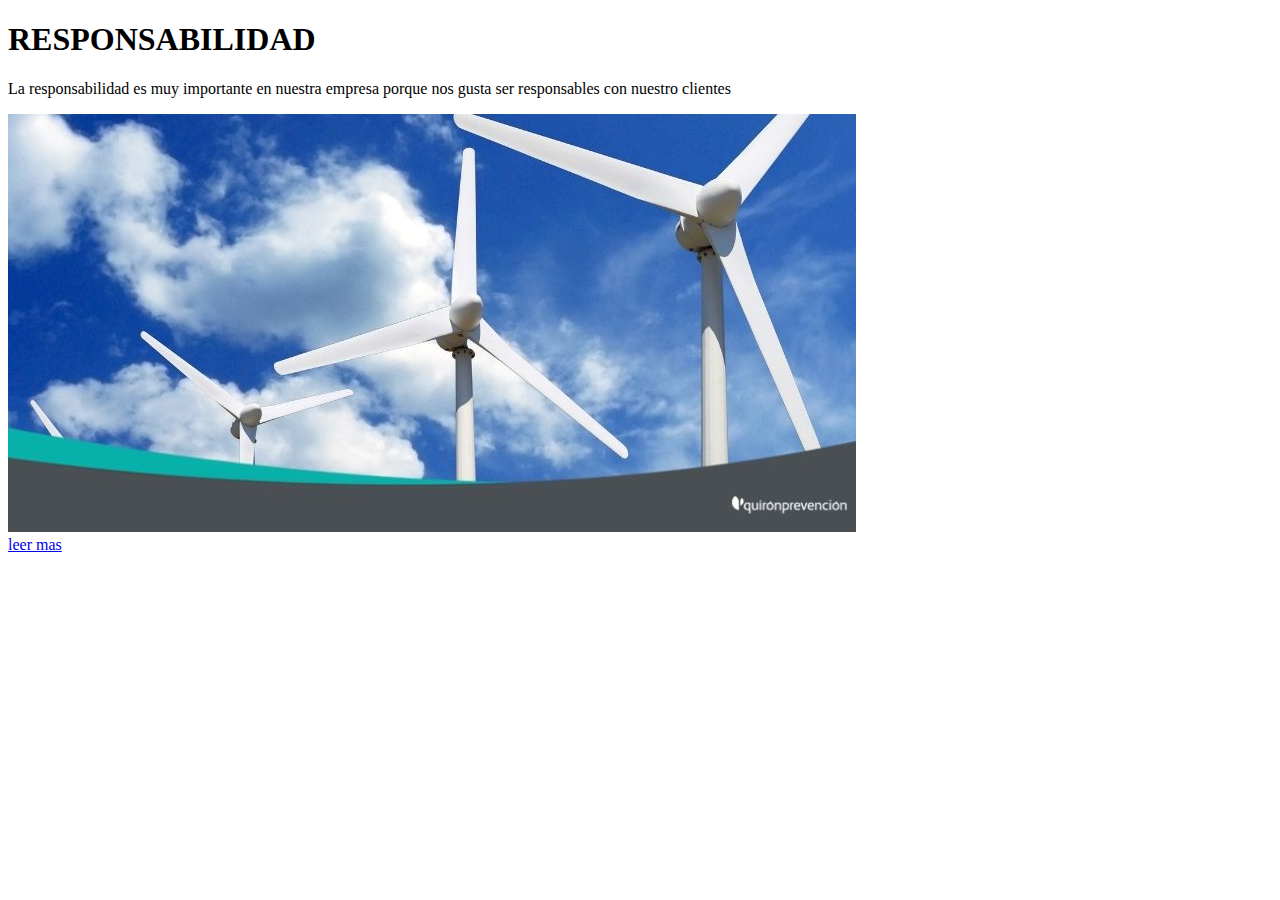
<file: valor.html>
<!DOCTYPE html>
<html lang="en">
<head>
    <meta charset="UTF-8">
    <meta name="viewport" content="width=device-width, initial-scale=1.0">
    <title>Document</title>
</head>
<body>
    <div class="contenedor 1">
        <div class="contenedor2">
            <figure>
            </figure>
            <div class="contenido">
                <h1>RESPONSABILIDAD</h1>
                <p>La responsabilidad es muy importante en nuestra empresa porque nos gusta ser responsables con nuestro clientes</p> 
                  <a href="objetivos.html"></a>
                  <img src="imagenes/valor 1.jpg" alt="">
            </div>
        </div>
        <a href="valores.html">leer mas</a>
</body>
</html>
</file>
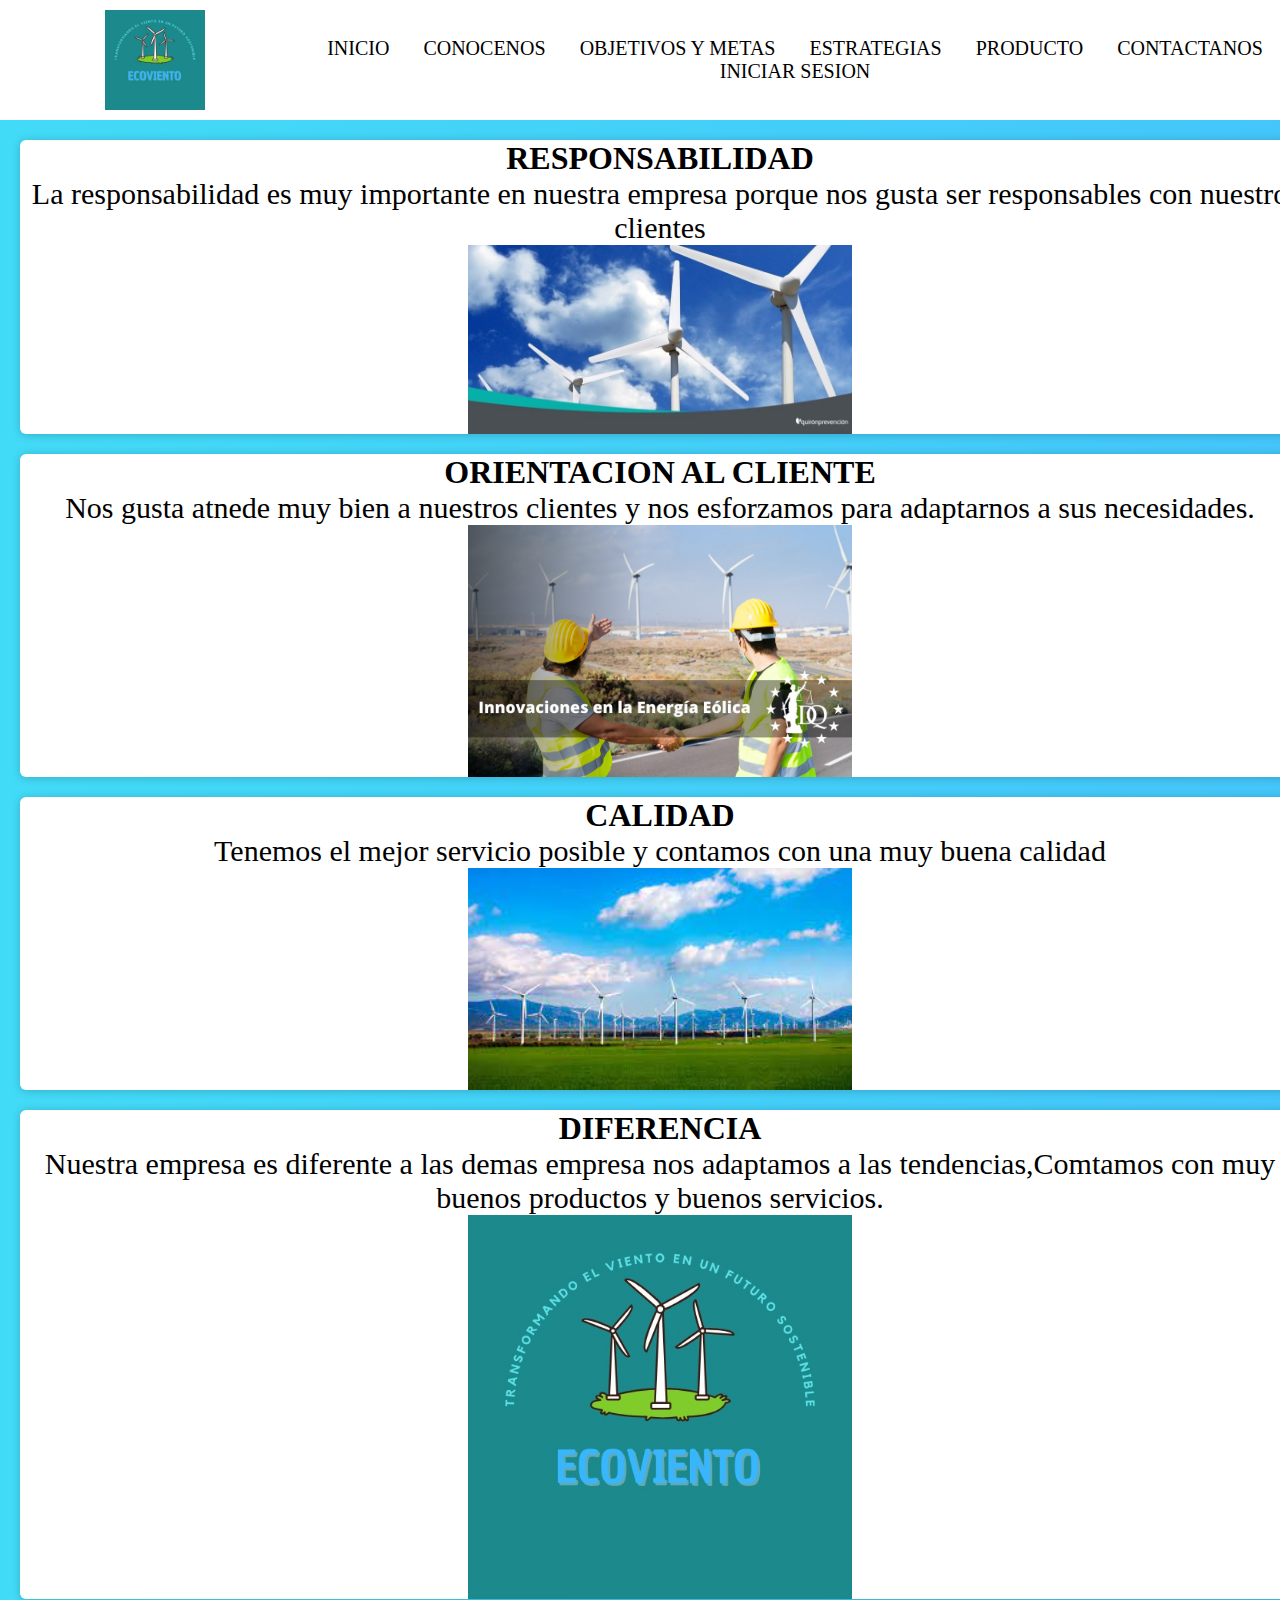
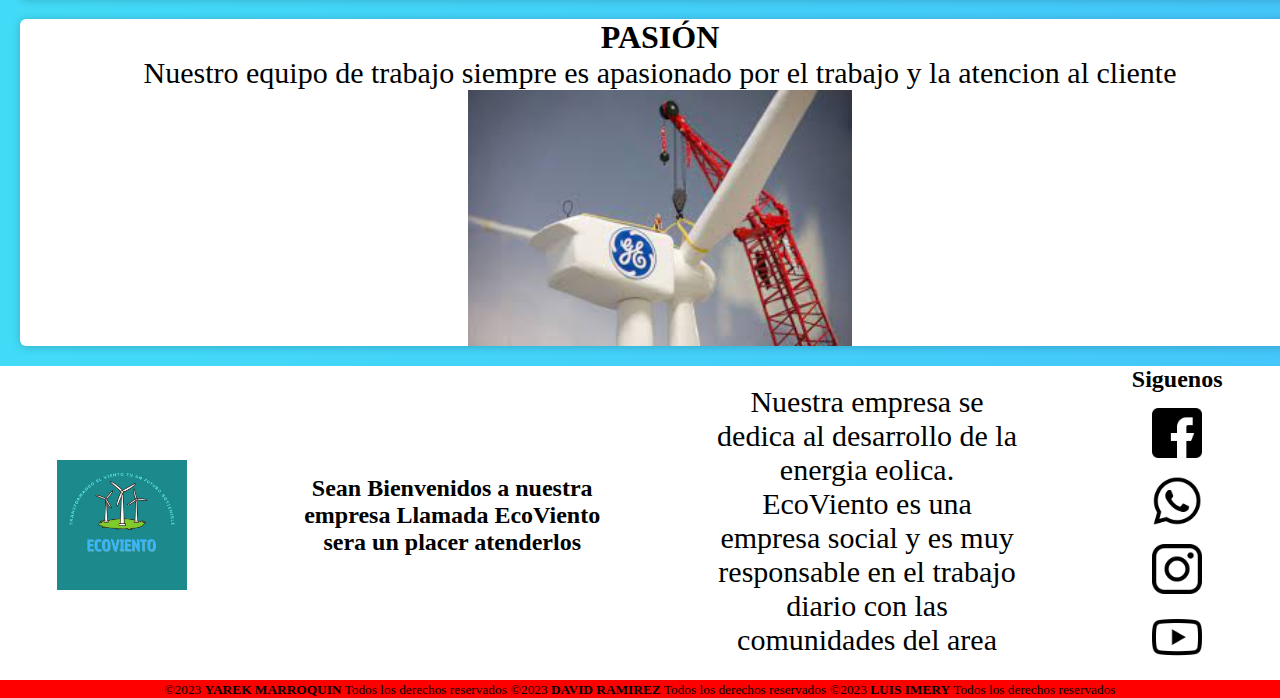
<file: valores.html>
<!DOCTYPE html>
<html lang="en">
<head>
    <meta charset="UTF-8">
    <meta name="viewport" content="width=, initial-scale=1.0">
    <title>Valores</title>
    <link rel="stylesheet" href="valores.css">
</head>
<body>
    <header>
        <nav>
            <img src="imagenes/ecoviento (1).jpeg" class="logo">
            <h2 class="titulo-logo">Ecoviento</h2>
        </nav>
        <nav>
            <a href="index.html" class="nav-dato">INICIO</a>
            <a href="conocenos.html" class="nav-dato">CONOCENOS</a>
            <a href="index.html" class="nav-dato">OBJETIVOS Y METAS</a>
            <a href="index.html" class="nav-dato">ESTRATEGIAS</a>
            <a href="index.html" class="nav-dato">PRODUCTO</a>
            <a href="index.html" class="nav-dato">CONTACTANOS</a>
            <a href="index.html" class="nav-dato">INICIAR SESION</a>
        </nav>
    </header>
    <div class="contenedor 1">
        <div class="contenedor2">
            <figure>
            </figure>
            <div class="contenido">
                <h1>RESPONSABILIDAD</h1>
                <p>La responsabilidad es muy importante en nuestra empresa porque nos gusta ser responsables con nuestro clientes</p> 
                  <a href="objetivos.html"></a>
                  <img src="imagenes/valor 1.jpg" alt="">
            </div>
        </div>
        <div class="contenedor2">
    
            <div class="contenido">
                <h1>ORIENTACION AL CLIENTE</h1>
                    <p>Nos gusta atnede muy bien a nuestros clientes y nos esforzamos para adaptarnos a sus necesidades.</p>
                    <img src="imagenes/valor 2.jpg" alt="">
            </div>
        </div>
        <div class="contenedor2">
            <figure>
            </figure>
            <div class="contenido">
                <h1>CALIDAD</h1>
                  <p>Tenemos el mejor servicio posible y contamos con una muy buena calidad </p>
                  
                  <img src="imagenes/valor 3.jpg" alt="">
            </div>
        </div>
        <div class="contenedor2">
            <figure>
            </figure>
            <div class="contenido">
                <h1>DIFERENCIA</h1>
                    <p>Nuestra empresa es diferente a las demas empresa nos adaptamos a las tendencias,Comtamos con muy buenos productos y buenos servicios.</p>
                    <img src="imagenes/ecoviento (1).jpeg" alt="">
            </div>
        </div>
        <div class="contenedor2">
            <figure>
            </figure>
            <div class="contenido">
                <h1>PASIÓN</h1>
                    <p>Nuestro equipo de trabajo siempre es apasionado por el trabajo y la atencion al cliente</p>
                    <img src="imagenes/valor 5.jpg" alt="">
            </div>
        </div>
         
 </div>
    <footer class="pie-pagina">
        <div class="grupo-1">
            <div class="caja1">
                <a href="https://www.Empresa ECOVIENTO.com/gt/">
                   <img src="imagenes/ecoviento (1).jpeg" alt="" class="imglogo"> 
                </a>
            </div>
              <div class="caja2">
                <h2> Sean Bienvenidos a nuestra empresa Llamada EcoViento sera un placer atenderlos</h2>
              </div> 
              <div class="caja2-1">
                <p class="p-1">Nuestra empresa se dedica al desarrollo de la energia eolica. <br>
                EcoViento es una empresa social y es muy responsable en el trabajo diario con las comunidades del area </p>
              </div>
              <div class="caja3">
                <h2>Siguenos</h2>
                <a class="icon1" href="https://facebook.com"><img src="imagenes/facebook.png" alt="" class="icon"></a>
                <a class="icon1" href="https://whatsapp.com"><img src="imagenes/whatsapp.png" alt="" class="icon"></a>
                <a class="icon1" href="https://instagram.com"><img src="imagenes/instagram.png" alt="" class="icon"></a>
                <a class="icon1" href="https://youtube.com"><img src="imagenes/youtube.png" alt="" class="icon"></a>
              </div>
        </div>
    
        <div class="grupo-2">
            <small>&copy;2023 <b>YAREK MARROQUIN</b> Todos los derechos reservados</small>
            <small>&copy;2023 <b>DAVID RAMIREZ</b> Todos los derechos reservados</small>
            <small>&copy;2023 <b>LUIS IMERY</b> Todos los derechos reservados</small>
        </div>
    
</body>
</html>
</file>
<file: prueba.css>
body{
    background: url(imagenes/fondo.jpg) no-repeat;
    background-position: center;
    background-size: cover;
    height: 100vh;
    width: 100%;

    
 }
*{
    margin: 0;
    padding: 0;
    font-family: 'poppins',sans-serif;
}
section{
    display: flex;
    justify-content: center;
        align-items: center;
    min-height: 100vh;
    
    
}

h2{
    font-size: 2em;
    color: #fff;
    text-align: center;
}
.aycho{
    position: relative;
    margin: 30px 0;
    width: 310px;
    border-bottom: 2px solid #fff;
}
.aycho label{
    position: absolute;
    top: 50%;
    left: 5px;
    transform: translateY(-50%);
    color: #fff;
    font-size: 1em;
    pointer-events: none;
    transition: .5s;
}

.aycho input {
    width: 100%;
    height: 50px;
    background: transparent;
    border: none;
    outline: none;
    font-size: 1em;
    padding:0 35px 0 5px;
    color: #fff;
}
.aycho ion-icon{
    position: absolute;
    right: 8px;
    color: #fff;
    font-size: 1.2em;
    top: 20px;
}





button{
    width: 100%;
    height: 40px;
    border-radius: 40px;
    background: #fff;
    border: none;
    outline: none;
    cursor: pointer;
    font-size: 1em;
    font-weight: 600;
}
.register{
    font-size: .9em;
    color: #fff;
    text-align: center;
    margin: 25px 0 10px;
}
.register p a{
    text-decoration: none;
    color: #fff;
    font-weight: 600;
}
.register p a:hover{
    text-decoration: underline;
}

.movercandadito{
    right: 8px;
    color: #fff;
    font-size: 1.2em;
    margin-bottom: 30px;
    width: 30px;
    margin-left: 40px;
    position: absolute;
    margin-top: 18px;



}
.moverusuario{
    right: 8px;
    color: #fff;
    font-size: 1.2em;
    margin-bottom: 30px;
    width: 30px;
    margin-top: 15px;
    position: absolute;
    
}


@media (max-width: 767px) {
    .div{
        padding: 10px;
        flex-direction: column;
    }
}

@media (min-width: 1024px) {
    
    .div{
        padding: 20px;
        flex-direction: column;
    }
}
@media (max-width: 1600px) {
    .div{
        padding: 10px;
        flex-direction: column;
        margin-left: -20px;
    }
}
@media (max-width: 1400px) {
    .div{
        padding: 10px;
        flex-direction: column;
        margin-left: -20px;
    }
}
@media (max-width: 1300px) {
    .div{
        padding: 10px;
        flex-direction: column;
        margin-left: -20px;
    }
}
@media (max-width: 1200px) {
    .div{
        padding: 10px;
        flex-direction: column;
        margin-left: -20px;
    }
}
@media (max-width: 1100px) {
    .div{
        padding: 10px;
        flex-direction: column;
        margin-left: -20px;
    }
}
@media (max-width: 1000px) {
    .div{
        padding: 10px;
        flex-direction: column;
        margin-left: 0px;
    }
}
@media (max-width: 800px) {
    .div{
        padding: 10px;
        flex-direction: column;
        margin-left: 10px;
    }
}
@media (max-width: 600px) {
    .div{
        padding: 10px;
        flex-direction: column;
        margin-left: 10px;
    }
}
@media (max-width: 400px) {
    .div{
        padding: 10px;
        flex-direction: column;
        margin-left: 10px;
    }
}
@media (min-width: 2000px) {
    .div{
        padding: 10px;
        flex-direction: column;
        margin-left: -30px;
    }
}
</file>
<file: cono.css>
*{
    margin: 0 auto;
    padding: 0;
    box-sizing: border-box;
}


header{
    display: flex;
    background: #fff;
    min-height: 70px;
    justify-content: space-between;
    align-items: center;
    
}
nav{
    margin-left: 100px;
}
.titulo-logo{
    float: left;
    margin-top: 30px;
    font-size: 40px;
}
a{
    text-decoration: none;
    color: black;
}
.nav-dato{
    font-weight: 800px;
    padding: 15px;
    font-size: 20px;
    display: flex;
    float: left;
}
nav a:hover{
    color: aqua;
}
a h2:hover{
    color: aqua;
}
.logo{
    width: 100px;
    padding: 5px;
    
    float: left;
}

body{
    width: 100%;
    height: 100vh;
    justify-content: center;
    align-items: center;
    font-family: sans-serif;
    background: rgb(25, 207, 216);
}

.contenedor1{
    width: 100%;
    display: flex;
    max-width: 1100px;
    margin-left: 200px;
}

.contenedor2{
    width: 100%;
    margin: 20px;
    border-radius: 6px;
    background: #fff;
    box-shadow: 0px 1px 10px rgba(0,0,0,0.2);
    cursor: default;
    transition: all 400ms ease;
}   
.contenedor2 :hover{
    box-shadow: 5px 5px 20px rgba(0,0,0,0.2);
    transform: translateY(-3%);

}
.contenedor2 img{
    width: 100%;
    height: 275px;
}
.contenedor2 .contenido{
    padding: 15px;
    text-align: center;
}
.contenedor2 .contenido p{
    line-height: 1.5;
    color: #6a6a6a ;
}
.contenedor2 .contenido h3{
    margin-bottom: 15px;
}
.contenedor2 .contenido a{
    text-decoration: none;
    display: inline-block;
    padding: 10px;
    margin-top: 10px;
    color: #2fb4cc;
    border: 1px solid #2fb4cc;
    border-radius: 4px;
    transition: all 400ms   ;

}
/*abajo*/

.contenedor1-2{
    width: 100%;
    display: flex;
    max-width: 1100px;
    margin-left: 250px;


    
}

.contenedor2-2{
    width: 100%;
    margin: 20px;
    border-radius: 6px;
    background: #fff;
    box-shadow: 0px 1px 10px rgba(0,0,0,0.2);
    cursor: default;
    transition: all 400ms ease;
}   
.contenedor2-2 :hover{
    box-shadow: 5px 5px 20px rgba(0,0,0,0.2);
    transform: translateY(-3%);

}
.contenedor2-2 img{
    width: 100%;
    height: 210px;
}
.contenedor2-2 .contenido{
    padding: 15px;
    text-align: center;
}
.contenedor2-2 .contenido p{
    line-height: 1.5;
    color: #6a6a6a ;
}
.contenedor2-2 .contenido h3{
    margin-bottom: 15px;
}
.contenedor2-2 .contenido a{
    text-decoration: none;
    display: inline-block;
    padding: 10px;
    margin-top: 1px;
    color: #2fb4cc;
    border: 1px solid #2fb4cc;
    border-radius: 4px;
    transition: all 400ms   ;

}
a{
    text-decoration: none;
}

.pie-pagina{
    width: 100%;
    background-color: #fff;
    color: black;
}
.imglogo{
    width: 120px;
    padding-top: 5px;
}
.icon{
    width: 50px;
}
.grupo-1{
    width: 100%;
    max-width: 1500px;
    display: flex;
    grid-template-columns: repeat(3, 1fr);
    justify-items: center;
    align-items: center;
    color: black;
}
.caja2{
    color: black;
    width: 300px;
    text-align: center;
}
.caja2-1{
    color: black;
    width: 300px;
    text-align: center;
}
.caja3{
    color: black;
    text-align: center;
}
h2{
    padding-bottom: 15px;
}
.p-1{
   padding-bottom: 4px;
}
.icon1{
    margin-right: 10px;
}
.grupo-2{
    background-color: red;
    text-align: center;
}

.boton{
     margin-right: 110px;
}


.menu-lateral {
    width: 250px;
    height: 100vh;
    background-color: #333;
    color: #fff;
    position: fixed;
    right: -250px;
    top: 0;
    padding-top: 60px;
    transition: right 0.3s ease;
  }
  
  .menu-lateral ul {
    list-style: none;
    padding: 0;
  }
  
  .menu-lateral ul li {
    padding: 15px;
  }
  
  .menu-lateral ul li a {
    text-decoration: none;
    color: #fff;
  }
  
  .boton-toggle-menu {
    width: 80px;
    height: 80px;
    border-radius: 50%;
    cursor: pointer;
    position: relative;
  }
  
  .cerrar-menu {
    position: absolute;
    top: 20px;
    right: 20px;
    font-size: 24px;
    color: #fff;
    background: #fff;
    border: none;
    cursor: pointer;
    width: 80px;
    height: 80px;
    border-radius: 50%;
  }


.linea1{
    width: 30px;
    height: 3px;
    background: black;
    position: absolute;
    top: 30%;
    left: 50%;
    transform: translate(-50%, -50%);
    transition: transform 0.3s, opacity 0.3s;
}
.linea2{
    width: 30px;
    height: 3px;
    background: black;
    position: absolute;
    top: 50%;
    left: 60%;
    transform: translate(-50%, -50%);
    transition: transform 0.3s, opacity 0.3s;
}
.linea3{
    width: 30px;
    height: 3px;
    background: black;
    position: absolute;
    top: 70%;
    left: 50%;
    transform: translate(-50%, -50%);
    transition: transform 0.3s, opacity 0.3s;
}


/**/
@media (max-width: 750px) {
    .nav-dato{
        display: none;
    }
   
}
@media (min-width: 751px) {
    .boton-toggle-menu{
        display: none;
    }

}

@media (max-width: 2000px) {
    .contenedor1{   
        margin-left: 450px;
        cursor: default;
        
    }
}
@media (max-width: 1920px) {
    .contenedor1{   
        margin-left: 400px;
        cursor: default;
        
    }
}
@media (max-width: 1800px) {
    .contenedor1{   
        margin-left: 350px;
        cursor: default;
        
    }
}
@media (max-width: 1700px) {
    .contenedor1{   
        margin-left: 300px;
        cursor: default;
        
    }
}
@media (max-width: 1600px) {
    .contenedor1{   
        margin-left: 250px;
        cursor: default;
        
    }
}
@media (max-width: 1500px) {
    .contenedor1{   
        margin-left: 160px;
        cursor: default;
        
    }
}
@media (max-width: 1400px) {
    .logo{
        width: 150px;
    }
}
@media (max-width: 1350px) {
    .contenedor1{   
        margin-left: 100px;
        cursor: default;
        
    }
}
@media (max-width: 1300px) {
    .contenedor1{   
        width: 500px;
        flex-direction: column;
        cursor: default;
        margin-left: 350px;
    }
}
@media (max-width: 1250px) {
    .contenedor1{ 
        width: 500px;
        cursor: default;
        flex-direction: column;
        margin-left: 300px;
    }
}
@media (max-width: 1150px) {
    .contenedor1{ 
        width: 500px;
        cursor: default;
        flex-direction: column;
        margin-left: 285px;
    }
}
@media (max-width: 1100px) {
    .contenedor1{ 
        width: 500px;
        cursor: default;
        flex-direction: column;
        margin-left: 265px;
    }
}
@media (max-width: 1050px) {
    .contenedor1{ 
        width: 500px;
        cursor: default;
        flex-direction: column;
        margin-left: 240px;
    }
}
@media (max-width: 1000px) {
    .contenedor1{ 
        width: 500px;
        cursor: default;
        flex-direction: column;
        margin-left: 220px;
    }
}
@media (max-width: 950px) {
    .contenedor1{ 
        width: 500px;
        cursor: default;
        flex-direction: column;
        margin-left: 190px;
    }
}
@media (max-width: 900px) {
    .contenedor1{ 
        width: 500px;
        cursor: default;
        flex-direction: column;
        margin-left: 170px;
    }
}
@media (max-width: 850px) {
    .contenedor1{ 
        width: 500px;
        cursor: default;
        flex-direction: column;
        margin-left: 145px;
    }
}
@media (max-width: 800px) {
    .contenedor1{ 
        width: 450px;
        cursor: default;
        flex-direction: column;
        margin-left: 160px;
    }
}
@media (max-width: 750px) {
    .contenedor1{ 
        width: 450px;
        cursor: default;
        flex-direction: column;
        margin-left: 135px;
    }
}
@media (max-width: 700px) {
    .contenedor1{ 
        width: 450px;
        cursor: default;
        flex-direction: column;
        margin-left: 115px;
    }
}
@media (max-width: 650px) {
    .contenedor1{ 
        width: 450px;
        cursor: default;
        flex-direction: column;
        margin-left: 90px;
    }
    .caja3{
        display: flex;
        align-items: end;
    }
}
@media (max-width: 625px) {
    .contenedor1{ 
        width: 450px;
        cursor: default;
        flex-direction: column;
        margin-left: 80px;
    }
}
@media (max-width: 600px) {
    .contenedor1{ 
        width: 400px;
        cursor: default;
        flex-direction: column;
        margin-left: 87px;
    }
}
@media (max-width: 575px) {
    .contenedor1{ 
        width: 375px;
        cursor: default;
        flex-direction: column;
        margin-left: 81px;
    }
    nav{
        margin-left: 60px;
    }
}
@media (max-width: 550px) {
    .contenedor1{ 
        width: 375px;
        cursor: default;
        flex-direction: column;
        margin-left: 71px;
    }
}
@media (max-width: 525px) {
    .contenedor1{ 
        width: 375px;
        cursor: default;
        flex-direction: column;
        margin-left: 58px;
    }
}
@media (max-width: 500px) {
    .contenedor1{ 
        width: 350px;
        cursor: default;
        flex-direction: column;
        margin-left: 58px;
    }
}
@media (max-width: 475px) {
    .contenedor1{ 
        width: 300px;
        cursor: default;
        flex-direction: column;
        margin-left: 69px;
    }
    nav{
        margin-left: 10px;
    }
}
@media (max-width: 450px) {
    .contenedor1{ 
        width: 300px;
        cursor: default;
        flex-direction: column;
        margin-left: 57px;
    }
}
@media (max-width: 425px) {
    .contenedor1{ 
        width: 300px;
        cursor: default;
        flex-direction: column;
        margin-left: 47px;
    }
}
@media (max-width: 400px) {
    .contenedor1{ 
        width: 300px;
        cursor: default;
        flex-direction: column;
        margin-left: 30px;
    }
}
@media (max-width: 375px) {
    .contenedor1{ 
        width: 300px;
        cursor: default;
        flex-direction: column;
        margin-left: 20px;
    }
}
@media (max-width: 350px) {
    .contenedor1{ 
        width: 300px;
        cursor: default;
        flex-direction: column;
        margin-left: 10px;
    }
}
@media (max-width: 335px) {
    .contenedor1{ 
        width: 300px;
        cursor: default;
        flex-direction: column;
        margin-left: -8px;
    }
}
.p-1{
    padding-bottom: 4px;
    margin-left: -950px;
 }
</file>
<file: estrategias.css>
*{
    margin: 0 auto;
    padding: 0;
    box-sizing: border-box;
}


header{
    display: flex;
    background: #fff;
    min-height: 70px;
    justify-content: space-between;
    align-items: center;
    
}
nav{
    margin-left: 100px;
}
.titulo-logo{
    float: left;
    margin-top: 30px;
    font-size: 40px;
}
a{
    text-decoration: none;
    color: black;
}
.nav-dato{
    font-weight: 800px;
    padding: 15px;
    font-size: 20px;
    display: flex;
    float: left;
}
nav a:hover{
    color: aqua;
}
a h2:hover{
    color: aqua;
}
.logo{
    width: 100px;
    padding: 5px;
    
    float: left;
}

body{
    width: 100%;
    height: 100vh;
    justify-content: center;
    align-items: center;
    font-family: sans-serif;
    background: rgb(25, 207, 216);
}

.contenedor1{
    width: 100%;
    display: flex;
    max-width: 1100px;
    margin-left: 200px;
}

.contenedor2{
    width: 100%;
    margin: 20px;
    border-radius: 6px;
    background: #fff;
    box-shadow: 0px 1px 10px rgba(0,0,0,0.2);
    cursor: default;
    transition: all 400ms ease;
    display: f;
}   
.contenedor2 :hover{
    box-shadow: 5px 5px 20px rgba(0,0,0,0.2);
    transform: translateY(-3%);

}
.contenedor2 img{
    width: 100%;
    height: 275px;
}
.contenedor2 .contenido{
    padding: 15px;
    text-align: center;
}
.contenedor2 .contenido p{
    line-height: 1.5;
    color: #6a6a6a ;
}
.contenedor2 .contenido h3{
    margin-bottom: 15px;
}
.contenedor2 .contenido a{
    text-decoration: none;
    display: inline-block;
    padding: 10px;
    margin-top: 10px;
    color: #2fb4cc;
    border: 1px solid #2fb4cc;
    border-radius: 4px;
    transition: all 400ms   ;

}
/*abajo*/



.contenedor2-2{
    
    width: 100%;
    margin: 20px;
    border-radius: 6px;
    background: #fff;
    box-shadow: 0px 1px 10px rgba(0,0,0,0.2);
    cursor: default;
    transition: all 400ms ease;
}   
.contenedor2-2 :hover{
    box-shadow: 5px 5px 20px rgba(0,0,0,0.2);
    transform: translateY(-3%);

}
.contenedor2-2 img{
    width: 100%;
    height: 210px;
}
.contenedor2-2 .contenido{
    padding: 15px;
    text-align: center;
}
.contenedor2-2 .contenido p{
    line-height: 1.5;
    color: #6a6a6a ;
}
.contenedor2-2 .contenido h3{
    margin-bottom: 15px;
}
.contenedor2-2 .contenido a{
    text-decoration: none;
    display: inline-block;
    padding: 10px;
    margin-top: 10px;
    color: #2fb4cc;
    border: 1px solid #2fb4cc;
    border-radius: 4px;
    transition: all 400ms   ;

}
a{
    text-decoration: none;
}

.pie-pagina{
    width: 100%;
    background-color: #fff;
    color: black;
}
.imglogo{
    width: 120px;
    padding-top: 5px;
}
.icon{
    width: 50px;
}
.grupo-1{
    width: 100%;
    max-width: 1500px;
    display: flex;
    grid-template-columns: repeat(3, 1fr);
    justify-items: center;
    align-items: center;
    color: black;
}
.caja2{
    color: black;
    width: 300px;
    text-align: center;
}
.caja2-1{
    color: black;
    width: 300px;
    text-align: center;
}
.caja3{
    color: black;
    text-align: center;
}
h2{
    padding-bottom: 15px;
}
.p-1{
   padding-bottom: 4px;
}
.icon1{
    margin-right: 10px;
}
.grupo-2{
    background-color: red;
    text-align: center;
}

.boton{
     margin-right: 110px;
}


.menu-lateral {
    width: 250px;
    height: 100vh;
    background-color: #333;
    color: #fff;
    position: fixed;
    right: -250px;
    top: 0;
    padding-top: 60px;
    transition: right 0.3s ease;
  }
  
  .menu-lateral ul {
    list-style: none;
    padding: 0;
  }
  
  .menu-lateral ul li {
    padding: 15px;
  }
  
  .menu-lateral ul li a {
    text-decoration: none;
    color: #fff;
  }
  
  .boton-toggle-menu {
    width: 80px;
    height: 80px;
    border-radius: 50%;
    cursor: pointer;
    position: relative;
  }
  
  .cerrar-menu {
    position: absolute;
    top: 20px;
    right: 20px;
    font-size: 24px;
    color: #fff;
    background: #fff;
    border: none;
    cursor: pointer;
    width: 80px;
    height: 80px;
    border-radius: 50%;
  }


.linea1{
    width: 30px;
    height: 3px;
    background: black;
    position: absolute;
    top: 30%;
    left: 50%;
    transform: translate(-50%, -50%);
    transition: transform 0.3s, opacity 0.3s;
}
.linea2{
    width: 30px;
    height: 3px;
    background: black;
    position: absolute;
    top: 50%;
    left: 60%;
    transform: translate(-50%, -50%);
    transition: transform 0.3s, opacity 0.3s;
}
.linea3{
    width: 30px;
    height: 3px;
    background: black;
    position: absolute;
    top: 70%;
    left: 50%;
    transform: translate(-50%, -50%);
    transition: transform 0.3s, opacity 0.3s;
}


/**/
@media (max-width: 750px) {
    .nav-dato{
        display: none;
    }
   
}
@media (min-width: 751px) {
    .boton-toggle-menu{
        display: none;
    }

}

@media (max-width: 2000px) {
    .contenedor1{   
        margin-left: 450px;
        cursor: default;
        
    }
}
@media (max-width: 1920px) {
    .contenedor1{   
        margin-left: 400px;
        cursor: default;
        
    }
}
@media (max-width: 1800px) {
    .contenedor1{   
        margin-left: 350px;
        cursor: default;
        
    }
}
@media (max-width: 1700px) {
    .contenedor1{   
        margin-left: 300px;
        cursor: default;
        
    }
}
@media (max-width: 1600px) {
    .contenedor1{   
        margin-left: 250px;
        cursor: default;
        
    }
}
@media (max-width: 1500px) {
    .contenedor1{   
        margin-left: 160px;
        cursor: default;
        
    }
}
@media (max-width: 1400px) {
    .logo{
        width: 150px;
    }
}
@media (max-width: 1350px) {
    .contenedor1{   
        margin-left: 100px;
        cursor: default;
        
    }
}
@media (max-width: 1300px) {
    .contenedor1{   
        width: 500px;
        flex-direction: column;
        cursor: default;
        margin-left: 350px;
    }
}
@media (max-width: 1250px) {
    .contenedor1{ 
        width: 500px;
        cursor: default;
        flex-direction: column;
        margin-left: 300px;
    }
}
@media (max-width: 1150px) {
    .contenedor1{ 
        width: 500px;
        cursor: default;
        flex-direction: column;
        margin-left: 285px;
    }
}
@media (max-width: 1100px) {
    .contenedor1{ 
        width: 500px;
        cursor: default;
        flex-direction: column;
        margin-left: 265px;
    }
}
@media (max-width: 1050px) {
    .contenedor1{ 
        width: 500px;
        cursor: default;
        flex-direction: column;
        margin-left: 240px;
    }
}
@media (max-width: 1000px) {
    .contenedor1{ 
        width: 500px;
        cursor: default;
        flex-direction: column;
        margin-left: 220px;
    }
}
@media (max-width: 950px) {
    .contenedor1{ 
        width: 500px;
        cursor: default;
        flex-direction: column;
        margin-left: 190px;
    }
}
@media (max-width: 900px) {
    .contenedor1{ 
        width: 500px;
        cursor: default;
        flex-direction: column;
        margin-left: 170px;
    }
}
@media (max-width: 850px) {
    .contenedor1{ 
        width: 500px;
        cursor: default;
        flex-direction: column;
        margin-left: 145px;
    }
}
@media (max-width: 800px) {
    .contenedor1{ 
        width: 450px;
        cursor: default;
        flex-direction: column;
        margin-left: 160px;
    }
}
@media (max-width: 750px) {
    .contenedor1{ 
        width: 450px;
        cursor: default;
        flex-direction: column;
        margin-left: 135px;
    }
}
@media (max-width: 700px) {
    .contenedor1{ 
        width: 450px;
        cursor: default;
        flex-direction: column;
        margin-left: 115px;
    }
}
@media (max-width: 650px) {
    .contenedor1{ 
        width: 450px;
        cursor: default;
        flex-direction: column;
        margin-left: 90px;
    }
    .caja3{
        display: flex;
        align-items: end;
    }
}
@media (max-width: 625px) {
    .contenedor1{ 
        width: 450px;
        cursor: default;
        flex-direction: column;
        margin-left: 80px;
    }
}
@media (max-width: 600px) {
    .contenedor1{ 
        width: 400px;
        cursor: default;
        flex-direction: column;
        margin-left: 87px;
    }
}
@media (max-width: 575px) {
    .contenedor1{ 
        width: 375px;
        cursor: default;
        flex-direction: column;
        margin-left: 81px;
    }
    nav{
        margin-left: 60px;
    }
}
@media (max-width: 550px) {
    .contenedor1{ 
        width: 375px;
        cursor: default;
        flex-direction: column;
        margin-left: 71px;
    }
}
@media (max-width: 525px) {
    .contenedor1{ 
        width: 375px;
        cursor: default;
        flex-direction: column;
        margin-left: 58px;
    }
}
@media (max-width: 500px) {
    .contenedor1{ 
        width: 350px;
        cursor: default;
        flex-direction: column;
        margin-left: 58px;
    }
}
@media (max-width: 475px) {
    .contenedor1{ 
        width: 300px;
        cursor: default;
        flex-direction: column;
        margin-left: 69px;
    }
    nav{
        margin-left: 10px;
    }
}
@media (max-width: 450px) {
    .contenedor1{ 
        width: 300px;
        cursor: default;
        flex-direction: column;
        margin-left: 57px;
    }
}
@media (max-width: 425px) {
    .contenedor1{ 
        width: 300px;
        cursor: default;
        flex-direction: column;
        margin-left: 47px;
    }
}
@media (max-width: 400px) {
    .contenedor1{ 
        width: 300px;
        cursor: default;
        flex-direction: column;
        margin-left: 30px;
    }
}
@media (max-width: 375px) {
    .contenedor1{ 
        width: 300px;
        cursor: default;
        flex-direction: column;
        margin-left: 20px;
    }
}
@media (max-width: 350px) {
    .contenedor1{ 
        width: 300px;
        cursor: default;
        flex-direction: column;
        margin-left: 10px;
    }
}
@media (max-width: 335px) {
    .contenedor1{ 
        width: 300px;
        cursor: default;
        flex-direction: column;
        margin-left: -8px;
    }
}
.p-1{
    padding-bottom: 4px;
    margin-left: -950px;
 }
 .contenedor1-2{
    width: 100%;
    display: flex;
    max-width: 1100px;
    margin-left: 250px;

    
}
</file>
<file: inicioE.css>
*,
*::before,
*::after {
  box-sizing: border-box;
}
*{
    margin: 0 auto;
    padding: 0;
    box-sizing: border-box;
}

header{
    display: flex;
    background: #fff;
    min-height: 70px;
    justify-content: space-between;
    align-items: center;
    
}

body {
  margin: 0;
  font-family: "Montserrat", sans-serif;
  font-size: 1rem;
  font-weight: 400;
  line-height: 1.5;
  color: #757575;
  text-align: left;
  background-color: #fff;
}


h2{
  font-size: 2rem;
}
  






   

.cho {
  display: flex;
  flex-wrap: wrap;
  margin-right: -15px;
  margin-left: -15px;
}



  


  .unus {
    flex: 0 0 41.66667%;
    max-width: 41.66667%;
  }
  .cho2 {
    flex: 0 0 58.33333%;
    max-width: 58.33333%;
  }






  .img{
    margin-top: 1.5rem ;
     margin-left: 20px;
     width: 300px;
}






.contenedor{
    padding-top: 3rem 
    
}

.cho2{
    position: relative;
    width: 100%;
    padding-right: 15px;
    padding-left: 15px;
    flex: 0 0 58.33333%;
    max-width: 58.33333%;
    margin-top: 1.5rem ;

}

.texto{
    text-align: center ;
    color: white ;
    width: 350px; margin-left: 20px;

}


.sub{
    margin-left: -150px;
}

p{
    margin-left: -170px;
}

header{
    display: flex;
    background: #fff;
    min-height: 70px;
    justify-content: space-between;
    align-items: center;
    
}
*{
    margin: 0 auto;
    padding: 0;
    box-sizing: border-box;
}


header{
    display: flex;
    background: #fff;
    min-height: 70px;
    justify-content: space-between;
    align-items: center;
    
}
nav{
    margin-left: 100px;
}
.titulo-logo{
    float: left;
    margin-top: 30px;
    font-size: 40px;
}
a{
    text-decoration: none;
    color: black;
}
.nav-dato{
    font-weight: 800px;
    padding: 15px;
    font-size: 20px;
    display: flex;
    float: left;
}
nav a:hover{
    color: aqua;
}
a h2:hover{
    color: aqua;
}
.logo{
    width: 100px;
    padding: 5px;
    
    float: left;
}

body{
    width: 100%;
    height: 100vh;
    justify-content: center;
    align-items: center;
    font-family: sans-serif;
    background: rgb(25, 207, 216);
}
*/
a{
    text-decoration: none;
}

.pie-pagina{
    width: 100%;
    background-color: #fff;
    color: black;
}
.imglogo{
    width: 120px;
    padding-top: 5px;
}
.icon{
    width: 50px;
}
.grupo-1{
    width: 100%;
    max-width: 1500px;
    display: flex;
    grid-template-columns: repeat(3, 1fr);
    justify-items: center;
    align-items: center;
    color: black;
}
.caja2{
    color: black;
    width: 300px;
    text-align: center;
}
.caja2-1{
    color: black;
    width: 300px;
    text-align: center;
}
.caja3{
    color: black;
    text-align: center;
}
h2{
    padding-bottom: 15px;
}
.p-1{
   padding-bottom: 4px;
   margin-left: -950px;
}
.no{
    margin-top: 20px;
}
.icon1{
    margin-right: 10px;
}
.grupo-2{
    background-color: red;
    text-align: center;
}

.boton{
     margin-right: 110px;
}


.menu-lateral {
    width: 250px;
    height: 100vh;
    background-color: #333;
    color: #fff;
    position: fixed;
    right: -250px;
    top: 0;
    padding-top: 60px;
    transition: right 0.3s ease;
  }
  
  .menu-lateral ul {
    list-style: none;
    padding: 0;
  }
  
  .menu-lateral ul li {
    padding: 15px;
  }
  
  .menu-lateral ul li a {
    text-decoration: none;
    color: #fff;
  }
  
  .boton-toggle-menu {
    width: 80px;
    height: 80px;
    border-radius: 50%;
    cursor: pointer;
    position: relative;
  }
  
  .cerrar-menu {
    position: absolute;
    top: 20px;
    right: 20px;
    font-size: 24px;
    color: #fff;
    background: #fff;
    border: none;
    cursor: pointer;
    width: 80px;
    height: 80px;
    border-radius: 50%;
  }


.linea1{
    width: 30px;
    height: 3px;
    background: black;
    position: absolute;
    top: 30%;
    left: 50%;
    transform: translate(-50%, -50%);
    transition: transform 0.3s, opacity 0.3s;
}
.linea2{
    width: 30px;
    height: 3px;
    background: black;
    position: absolute;
    top: 50%;
    left: 60%;
    transform: translate(-50%, -50%);
    transition: transform 0.3s, opacity 0.3s;
}
.linea3{
    width: 30px;
    height: 3px;
    background: black;
    position: absolute;
    top: 70%;
    left: 50%;
    transform: translate(-50%, -50%);
    transition: transform 0.3s, opacity 0.3s;
}


/**/
@media (max-width: 750px) {
    .nav-dato{
        display: none;
    }
   
}
@media (min-width: 751px) {
    .boton-toggle-menu{
        display: none;
    }

}

@media (max-width: 2000px) {
    .contenedor1{   
        margin-left: 450px;
        cursor: default;
        
    }
}
@media (max-width: 1920px) {
    .contenedor1{   
        margin-left: 400px;
        cursor: default;
        
    }
}
@media (max-width: 1800px) {
    .contenedor1{   
        margin-left: 350px;
        cursor: default;
        
    }
}
@media (max-width: 1700px) {
    .contenedor1{   
        margin-left: 300px;
        cursor: default;
        
    }
}
@media (max-width: 1600px) {
    .contenedor1{   
        margin-left: 250px;
        cursor: default;
        
    }
}
@media (max-width: 1500px) {
    .contenedor1{   
        margin-left: 160px;
        cursor: default;
        
    }
}
@media (max-width: 1400px) {
    .logo{
        width: 150px;
    }
}
@media (max-width: 1350px) {
    .contenedor1{   
        margin-left: 100px;
        cursor: default;
        
    }
}
@media (max-width: 1300px) {
    .contenedor1{   
        width: 500px;
        flex-direction: column;
        cursor: default;
        margin-left: 350px;
    }
}
@media (max-width: 1250px) {
    .contenedor1{ 
        width: 500px;
        cursor: default;
        flex-direction: column;
        margin-left: 300px;
    }
}
@media (max-width: 1150px) {
    .contenedor1{ 
        width: 500px;
        cursor: default;
        flex-direction: column;
        margin-left: 285px;
    }
}
@media (max-width: 1100px) {
    .contenedor1{ 
        width: 500px;
        cursor: default;
        flex-direction: column;
        margin-left: 265px;
    }
}
@media (max-width: 1050px) {
    .contenedor1{ 
        width: 500px;
        cursor: default;
        flex-direction: column;
        margin-left: 240px;
    }
}
@media (max-width: 1000px) {
    .contenedor1{ 
        width: 500px;
        cursor: default;
        flex-direction: column;
        margin-left: 220px;
    }
}
@media (max-width: 950px) {
    .contenedor1{ 
        width: 500px;
        cursor: default;
        flex-direction: column;
        margin-left: 190px;
    }
}
@media (max-width: 900px) {
    .contenedor1{ 
        width: 500px;
        cursor: default;
        flex-direction: column;
        margin-left: 170px;
    }
}
@media (max-width: 850px) {
    .contenedor1{ 
        width: 500px;
        cursor: default;
        flex-direction: column;
        margin-left: 145px;
    }
}
@media (max-width: 800px) {
    .contenedor1{ 
        width: 450px;
        cursor: default;
        flex-direction: column;
        margin-left: 160px;
    }
}
@media (max-width: 750px) {
    .contenedor1{ 
        width: 450px;
        cursor: default;
        flex-direction: column;
        margin-left: 135px;
    }
}
@media (max-width: 700px) {
    .contenedor1{ 
        width: 450px;
        cursor: default;
        flex-direction: column;
        margin-left: 115px;
    }
}
@media (max-width: 650px) {
    .contenedor1{ 
        width: 450px;
        cursor: default;
        flex-direction: column;
        margin-left: 90px;
    }
    .caja3{
        display: flex;
        align-items: end;
    }
}
@media (max-width: 625px) {
    .contenedor1{ 
        width: 450px;
        cursor: default;
        flex-direction: column;
        margin-left: 80px;
    }
}
@media (max-width: 600px) {
    .contenedor1{ 
        width: 400px;
        cursor: default;
        flex-direction: column;
        margin-left: 87px;
    }
}
@media (max-width: 575px) {
    .contenedor1{ 
        width: 375px;
        cursor: default;
        flex-direction: column;
        margin-left: 81px;
    }
    nav{
        margin-left: 60px;
    }
}
@media (max-width: 550px) {
    .contenedor1{ 
        width: 375px;
        cursor: default;
        flex-direction: column;
        margin-left: 71px;
    }
}
@media (max-width: 525px) {
    .contenedor1{ 
        width: 375px;
        cursor: default;
        flex-direction: column;
        margin-left: 58px;
    }
}
@media (max-width: 500px) {
    .contenedor1{ 
        width: 350px;
        cursor: default;
        flex-direction: column;
        margin-left: 58px;
    }
}
@media (max-width: 475px) {
    .contenedor1{ 
        width: 300px;
        cursor: default;
        flex-direction: column;
        margin-left: 69px;
    }
    nav{
        margin-left: 10px;
    }
}
@media (max-width: 450px) {
    .contenedor1{ 
        width: 300px;
        cursor: default;
        flex-direction: column;
        margin-left: 57px;
    }
}
@media (max-width: 425px) {
    .contenedor1{ 
        width: 300px;
        cursor: default;
        flex-direction: column;
        margin-left: 47px;
    }
}
@media (max-width: 400px) {
    .contenedor1{ 
        width: 300px;
        cursor: default;
        flex-direction: column;
        margin-left: 30px;
    }
}
@media (max-width: 375px) {
    .contenedor1{ 
        width: 300px;
        cursor: default;
        flex-direction: column;
        margin-left: 20px;
    }
}
@media (max-width: 350px) {
    .contenedor1{ 
        width: 300px;
        cursor: default;
        flex-direction: column;
        margin-left: 10px;
    }
}
@media (max-width: 335px) {
    .contenedor1{ 
        width: 300px;
        cursor: default;
        flex-direction: column;
        margin-left: -8px;
    }
}
</file>
<file: productos.css>
* {
    margin: 0;
    padding: 0;
    box-sizing: border-box;   
    font-family: 'Poppins', sans-serif; 
}

body {
    display: flex;
    justify-content: center;
    align-items: center;
    min-height: 100vh;
    background: #19CFD8;
}

.carta1 {
    position: relative;
    width: 300px;
    height: 400px;
}

.carta1 .carta2 {
    position: relative;
    width: 100%;
    height: 100%;
    box-shadow: 0 5px 10px #000;
    background: linear-gradient(transparent 80%, #000), var(--i);
    background-position: center;
    background-size: cover;
    z-index: 100;
}

.carta1 .carta2 h6 {
    position: absolute;
    bottom: 10px;
    left: 10px;
    font-size: 25px;
    color: #fff;
}

.carta1 .carta_info {
    position: absolute;
    width: 90%;
    height: 90%;
    left: 0;
    bottom: 0;
    right: 0;
    top: 0;
    margin: auto;
    padding: 15px;
    background: #fff;
    z-index: 90;
    box-shadow: 0 5px 10px #000;
    transition: .5s;
}

.carta1:hover .carta_info {
    left: 100%;
}

.carta_info .div1 {
    padding: 5px 0;
    border-bottom: solid 1px #bc8811;
}

.carta_info .div1 .titulo {
    font-size: 20px;
    font-weight: 700;
    color: #bc8811;
}

.carta_info .div1 .descripcion {
    display: flex;
    gap: 10px;
}

.carta_info .div1 .descripcion .item {
    display: flex;
    gap: 5px;
    align-items: center;
}

.carta_info .div1 .descripcion .item i {
    color: #bc8811;
    font-size: 15px;
}

.carta_info .div1 .descripcion .item p {
    font-size: 13px;
}

.carta_info .contenido {
    margin-top: 15px;
}

.carta_info .contenido .lista {
    padding: 10px 15px;
}

.carta_info .contenido .lista li {
    font-size: 14px;
    margin-bottom: 5px;
}

.carta_info .action .btn {
    padding: 10px;
    color: #fff;
    width: 100%;
    text-decoration: none;
    text-align: center;
    background: #bc8811;
    display: block;
    margin-top: 10px;
}



/**/

.carta2-2 {
    position: relative;
    width: 300px;
    height: 400px;
    margin-left: 300px;
}

.carta2-2 .carta2 {
    position: relative;
    width: 100%;
    height: 100%;
    box-shadow: 0 5px 10px #000;
    background: linear-gradient(transparent 80%, #000), var(--i);
    background-position: center;
    background-size: cover;
    z-index: 100;
}

.carta2-2 .carta2 h6 {
    position: absolute;
    bottom: 10px;
    left: 10px;
    font-size: 25px;
    color: #fff;
}

.carta2-2 .carta_info {
    position: absolute;
    width: 90%;
    height: 90%;
    left: 0;
    bottom: 0;
    right: 0;
    top: 0;
    margin: auto;
    padding: 15px;
    background: #fff;
    z-index: 90;
    box-shadow: 0 5px 10px #000;
    transition: .5s;
}

.carta2-2:hover .carta_info {
    left: 100%;
}
</file>
<file: pruebas.css>
.div1{
    background-color: aqua;
    margin-left: 200px;
    margin-right: 1100px;
    padding: 35px;
    margin-top: 200px;
    display: flex;

}
.div2{
    display: flex;

    background-color: aqua;
    margin-left: 200px;
    margin-right: 1100px;
    padding: 35px;
    margin-top: 200px;

}
.div3{
    display: flex;

}
h1, h2{
    margin-bottom: 300px;

}
</file>
<file: valores.css>
body{
    background: linear-gradient(to right,#42dbf7,#44c6fa);
    text-align: center;
    color: black;
}
*{
    margin: 0 auto;
}
header{
    display: flex;
    background: #fff;
    min-height: 120px;
    justify-content: space-between;
    align-items: center;
}
nav{
    margin-left: 100px;
}
.titulo-logo{
    float: left;
    margin-top: 10px;
    font-size: 0px;
}
a{
    text-decoration: none;
    color: black;
}
.nav-dato{
    font-weight: 800px;
    padding: 15px;
    font-size: 20px;
}
nav a:hover{
    color: aqua;
}
a h2:hover{
    color: aqua;
}
.logo{
    width: 100px;
    padding: 5px;
    float: left;
}
p{
    font-size: 30px;
}
img{
    width: 30%;
    display: flex;
}
.contenedor2{
    width: 100%;
    margin: 20px;
    border-radius: 6px;
    background: #fff;
    box-shadow: 0px 1px 10px rgba(0,0,0,0.2);
    cursor: default;
    transition: all 400ms ease;  
}
.pie-pagina{
    width: 100%;
    background-color: #fff;
    color: black;
}
.imglogo{
    width: 130px;
    padding-top: 5px;
}
.icon{
    width: 50px;
}
.grupo-1{
    width: 100%;
    max-width: 1500px;
    display: flex;
    grid-template-columns: repeat(3, 1fr);
    justify-items: center;
    align-items: center;
    color: black;
}
.caja2{
    color: black;
    width: 300px;
}
.caja2-1{
    color: black;
    width: 300px;
}
.caja3{
    color: black;
}
h2{
    padding-bottom: 15px;
}
.p-1{
   padding-bottom: 4px;
}
.icon1{
    margin-right: 10px;
}
.grupo-2{
    background-color: red;
    text-align: center;
}
</file>
